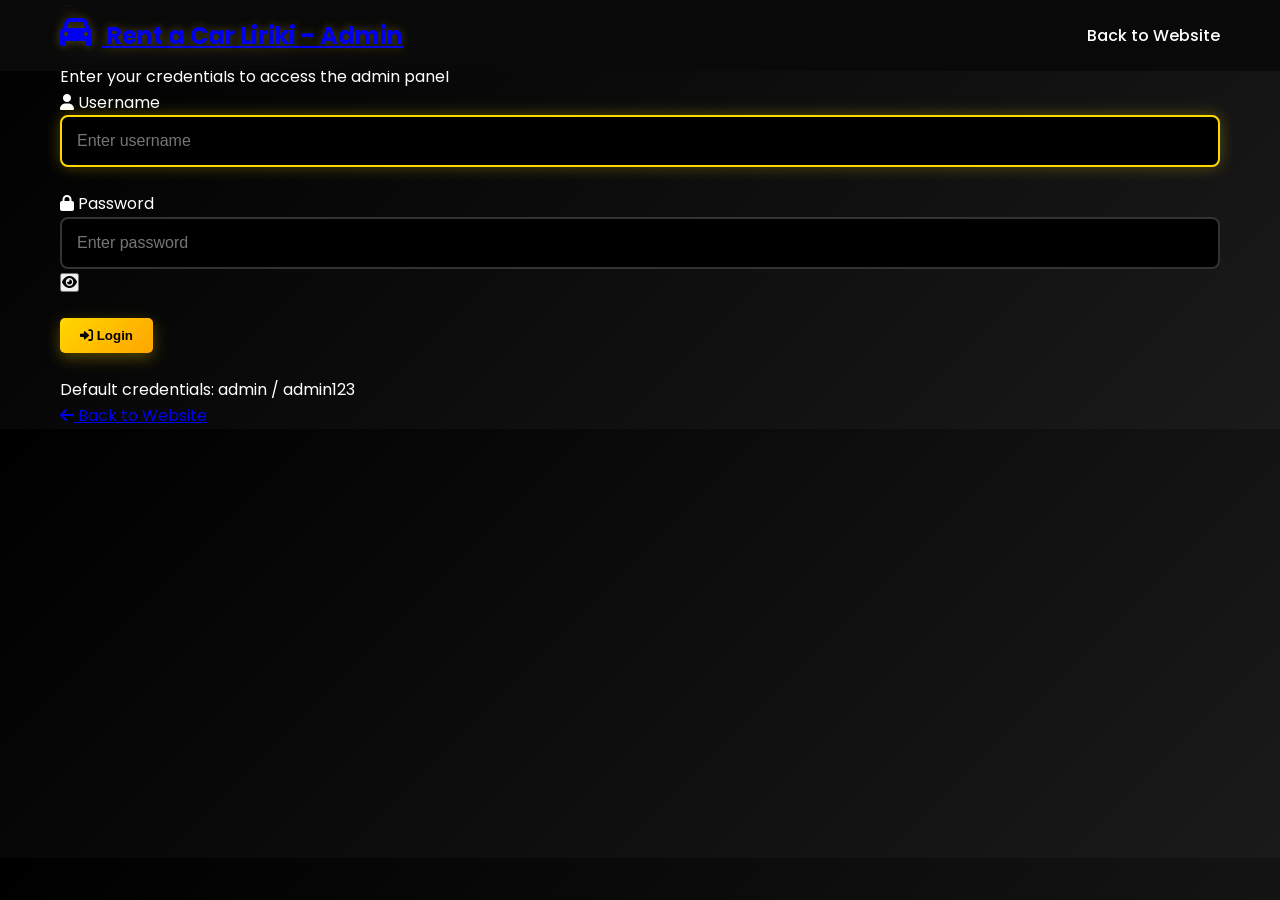
<file: pages/admin/admin-login.html>
<!DOCTYPE html>
<html lang="en">
<head>
    <meta charset="UTF-8">
    <meta name="viewport" content="width=device-width, initial-scale=1.0">
    <title>Admin Login - Rent a Car Liriki</title>
    <link rel="stylesheet" href="../../assets/css/main.css">
    <link rel="stylesheet" href="https://cdnjs.cloudflare.com/ajax/libs/font-awesome/6.0.0/css/all.min.css">
    <link href="https://fonts.googleapis.com/css2?family=Poppins:wght@300;400;500;600;700&display=swap" rel="stylesheet">
</head>
<body>
    <!-- Navigation -->
    <nav class="navbar">
        <div class="nav-container">
            <div class="nav-logo">
                <a href="../../index.html">
                    <i class="fas fa-car"></i>
                    <span>Rent a Car Liriki - Admin</span>
                </a>
            </div>
            <ul class="nav-menu">
                <li class="nav-item">
                    <a href="../../index.html" class="nav-link">Back to Website</a>
                </li>
            </ul>
        </div>
    </nav>

    <!-- Admin Login Section -->
    <section class="admin-login-section">
        <div class="container">
            <div class="login-container">
                <div class="login-header">
                    <div class="login-logo">
                        <i class="fas fa-car"></i>
                        <h1>Admin Dashboard</h1>
                    </div>
                    <p>Enter your credentials to access the admin panel</p>
                </div>

                <form id="adminLoginForm" class="login-form">
                    <div class="form-group">
                        <label for="adminUsername">
                            <i class="fas fa-user"></i>
                            Username
                        </label>
                        <input 
                            type="text" 
                            id="adminUsername" 
                            name="username" 
                            required 
                            placeholder="Enter username"
                        >
                    </div>

                    <div class="form-group">
                        <label for="adminPassword">
                            <i class="fas fa-lock"></i>
                            Password
                        </label>
                        <div class="password-input">
                            <input 
                                type="password" 
                                id="adminPassword" 
                                name="password" 
                                required 
                                placeholder="Enter password"
                            >
                            <button type="button" class="password-toggle" onclick="togglePassword()">
                                <i class="fas fa-eye"></i>
                            </button>
                        </div>
                    </div>

                    <div class="form-group">
                        <button type="submit" class="login-btn">
                            <i class="fas fa-sign-in-alt"></i>
                            Login
                        </button>
                    </div>
                </form>

                <div class="login-footer">
                    <p>Default credentials: admin / admin123</p>
                    <a href="../../index.html" class="back-link">
                        <i class="fas fa-arrow-left"></i>
                        Back to Website
                    </a>
                </div>
            </div>
        </div>
    </section>

    <!-- Notification Container -->
    <div id="notificationContainer" class="notification-container"></div>

    <script src="../../assets/js/admin/admin-login.js" defer></script>
</body>
</html>
</file>
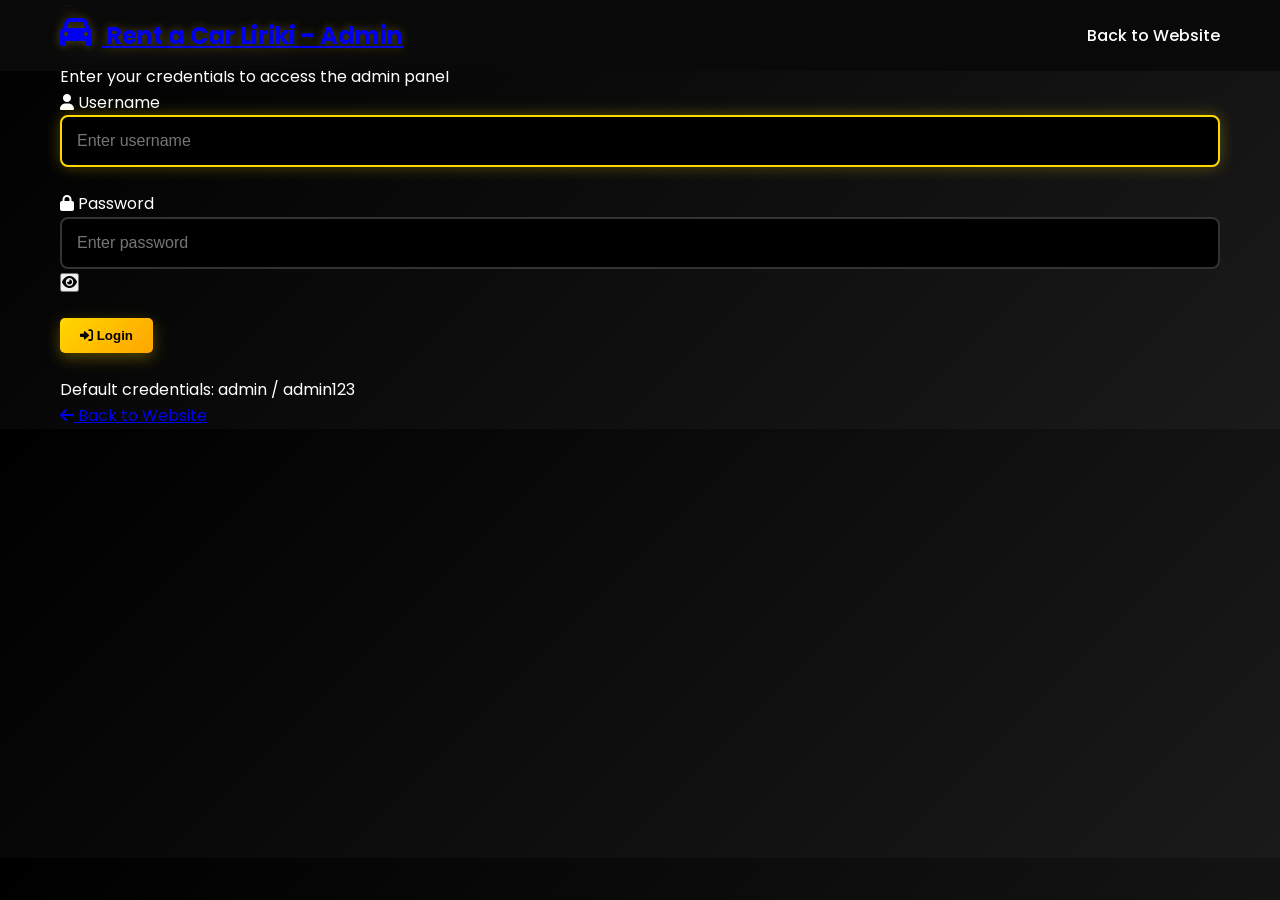
<file: pages/admin/admin.html>
<!DOCTYPE html>
<html lang="en">
<head>
    <meta charset="UTF-8">
    <meta name="viewport" content="width=device-width, initial-scale=1.0">
    <title>Admin Dashboard - Rent a Car Liriki</title>
    <link rel="stylesheet" href="../../assets/css/main.css">
    <link rel="stylesheet" href="https://cdnjs.cloudflare.com/ajax/libs/font-awesome/6.0.0/css/all.min.css">
    <link href="https://fonts.googleapis.com/css2?family=Poppins:wght@300;400;500;600;700&display=swap" rel="stylesheet">
</head>
<body>
    <!-- Navigation -->
    <nav class="navbar">
        <div class="nav-container">
            <div class="nav-logo">
                <a href="../../index.html">
                    <i class="fas fa-car"></i>
                    <span>Rent a Car Liriki - Admin</span>
                </a>
            </div>
            <ul class="nav-menu">
                <li class="nav-item">
                    <a href="../../index.html" class="nav-link">Back to Website</a>
                </li>
                <!-- Logout button will be added here by JavaScript -->
                <li class="nav-item">
                    <a href="#users" class="nav-link">Users</a>
                </li>
                <li class="nav-item">
                    <a href="#bookings" class="nav-link">Bookings</a>
                </li>
                <li class="nav-item">
                    <a href="#stats" class="nav-link">Statistics</a>
                </li>
            </ul>
        </div>
    </nav>

    <!-- Admin Dashboard -->
    <section class="admin-section">
        <div class="container">
            <div class="admin-header">
                <h1>Admin Dashboard</h1>
                <p>Manage users, bookings, and view statistics</p>
            </div>

            <!-- Statistics Cards -->
            <div class="stats-cards" id="stats">
                <div class="stat-card">
                    <div class="stat-icon">
                        <i class="fas fa-users"></i>
                    </div>
                    <div class="stat-info">
                        <h3 id="totalUsers">0</h3>
                        <p>Total Users</p>
                    </div>
                </div>
                <div class="stat-card">
                    <div class="stat-icon">
                        <i class="fas fa-calendar-check"></i>
                    </div>
                    <div class="stat-info">
                        <h3 id="totalBookings">0</h3>
                        <p>Total Bookings</p>
                    </div>
                </div>
                <div class="stat-card">
                    <div class="stat-icon">
                        <i class="fas fa-car"></i>
                    </div>
                    <div class="stat-info">
                        <h3 id="activeBookings">0</h3>
                        <p>Active Bookings</p>
                    </div>
                </div>
                <div class="stat-card">
                    <div class="stat-icon">
                        <i class="fas fa-chart-line"></i>
                    </div>
                    <div class="stat-info">
                        <h3 id="revenue">€0</h3>
                        <p>Total Revenue</p>
                    </div>
                </div>
            </div>

            <!-- Users Section -->
            <div class="admin-section-content" id="users">
                <div class="section-header">
                    <h2>All Users</h2>
                    <div class="search-box">
                        <input type="text" id="userSearch" placeholder="Search users...">
                        <i class="fas fa-search"></i>
                    </div>
                </div>
                <div class="users-table-container">
                    <table class="users-table">
                        <thead>
                            <tr>
                                <th>Profile</th>
                                <th>Name</th>
                                <th>Email</th>
                                <th>Phone</th>
                                <th>Address</th>
                                <th>License</th>
                                <th>Joined</th>
                                <th>Bookings</th>
                                <th>Actions</th>
                            </tr>
                        </thead>
                        <tbody id="usersTableBody">
                            <!-- Users will be populated here -->
                        </tbody>
                    </table>
                </div>
            </div>

            <!-- Bookings Section -->
            <div class="admin-section-content" id="bookings">
                <div class="section-header">
                    <h2>All Bookings</h2>
                    <div class="search-box">
                        <input type="text" id="bookingSearch" placeholder="Search bookings...">
                        <i class="fas fa-search"></i>
                    </div>
                </div>
                <div class="bookings-table-container">
                    <table class="bookings-table">
                        <thead>
                            <tr>
                                <th>Customer</th>
                                <th>Car</th>
                                <th>Pickup Date</th>
                                <th>Return Date</th>
                                <th>Location</th>
                                <th>Status</th>
                                <th>Total Price</th>
                                <th>Created</th>
                                <th>Actions</th>
                            </tr>
                        </thead>
                        <tbody id="bookingsTableBody">
                            <!-- Bookings will be populated here -->
                        </tbody>
                    </table>
                </div>
            </div>
        </div>
    </section>

    <!-- User Detail Modal -->
    <div id="userDetailModal" class="modal">
        <div class="modal-content">
            <span class="close" onclick="closeModal('userDetailModal')">&times;</span>
            <div class="modal-header">
                <h2>User Details</h2>
                <p>Complete user information</p>
            </div>
            <div class="user-detail-content" id="userDetailContent">
                <!-- User details will be populated here -->
            </div>
        </div>
    </div>

    <!-- Booking Detail Modal -->
    <div id="bookingDetailModal" class="modal">
        <div class="modal-content">
            <span class="close" onclick="closeModal('bookingDetailModal')">&times;</span>
            <div class="modal-header">
                <h2>Booking Details</h2>
                <p>Complete booking information</p>
            </div>
            <div class="booking-detail-content" id="bookingDetailContent">
                <!-- Booking details will be populated here -->
            </div>
        </div>
    </div>

    <script src="../../assets/js/admin/admin.js" defer></script>
</body>
</html>
</file>
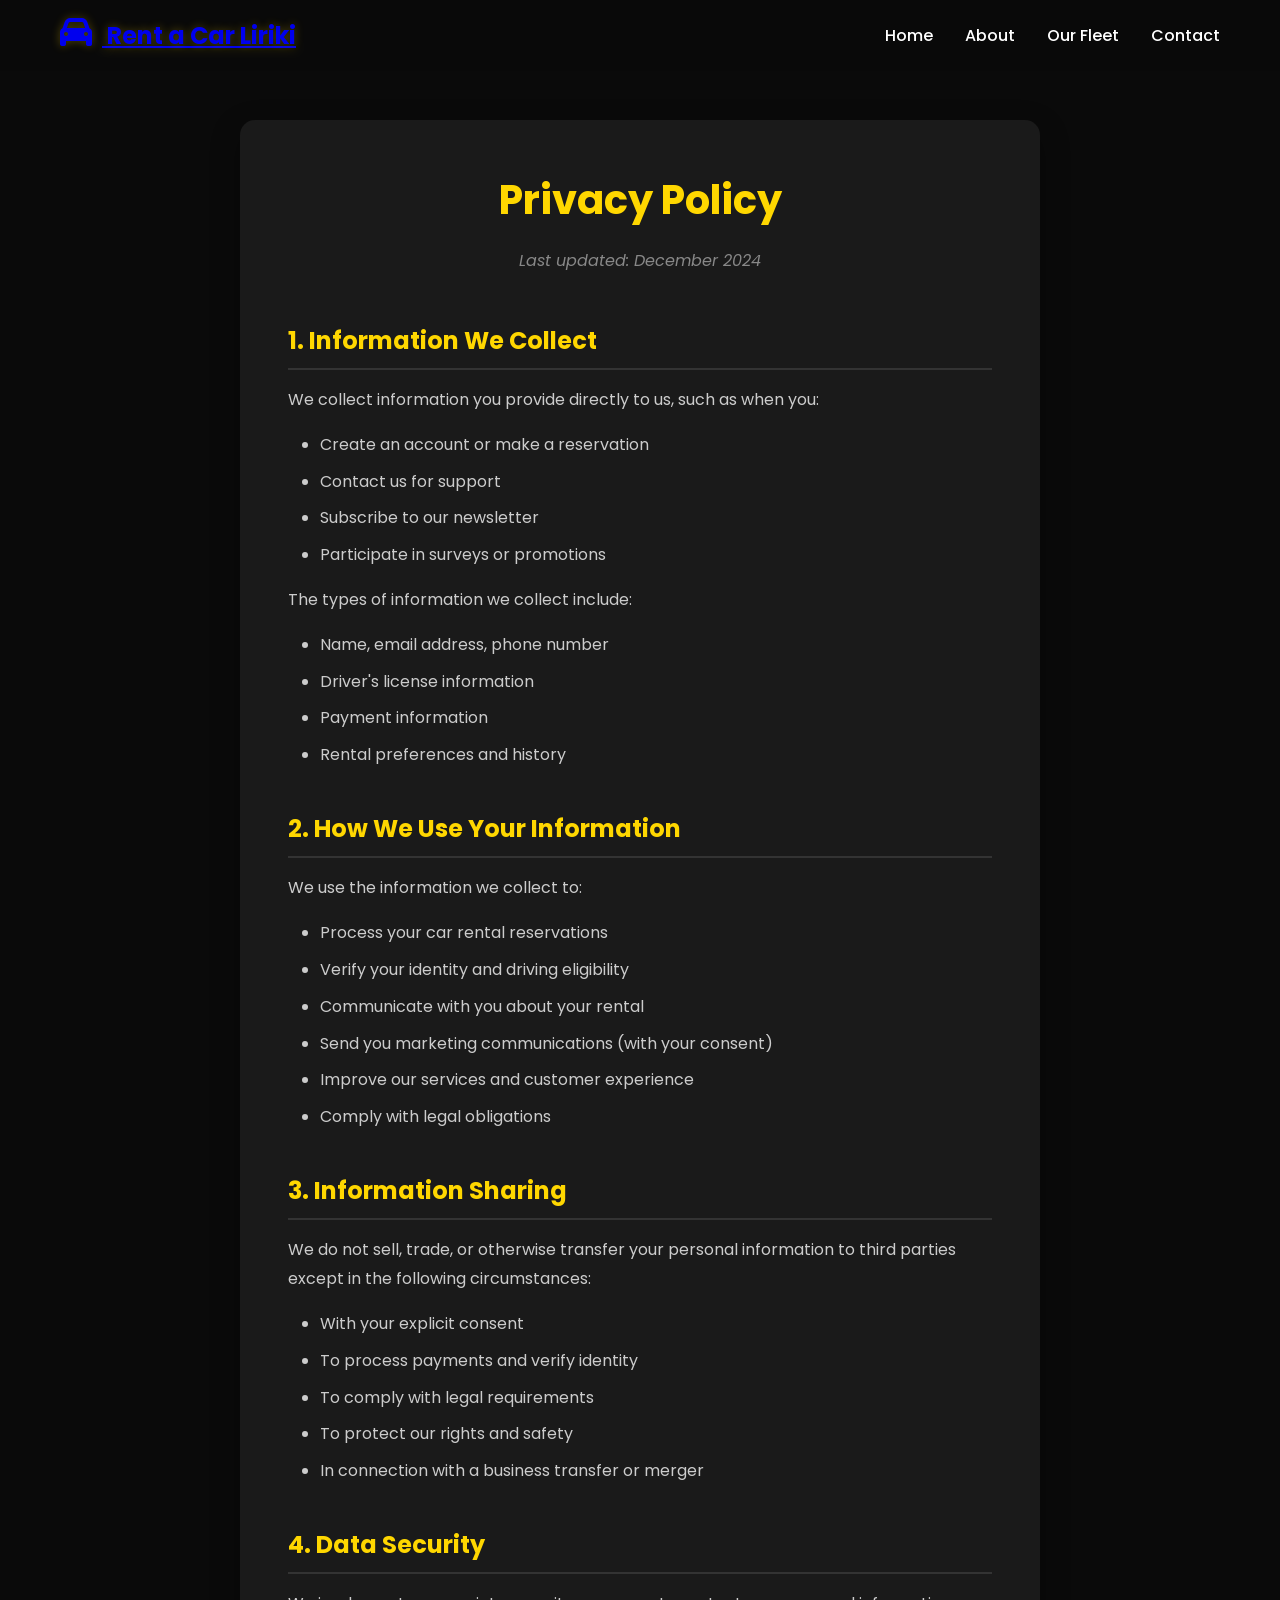
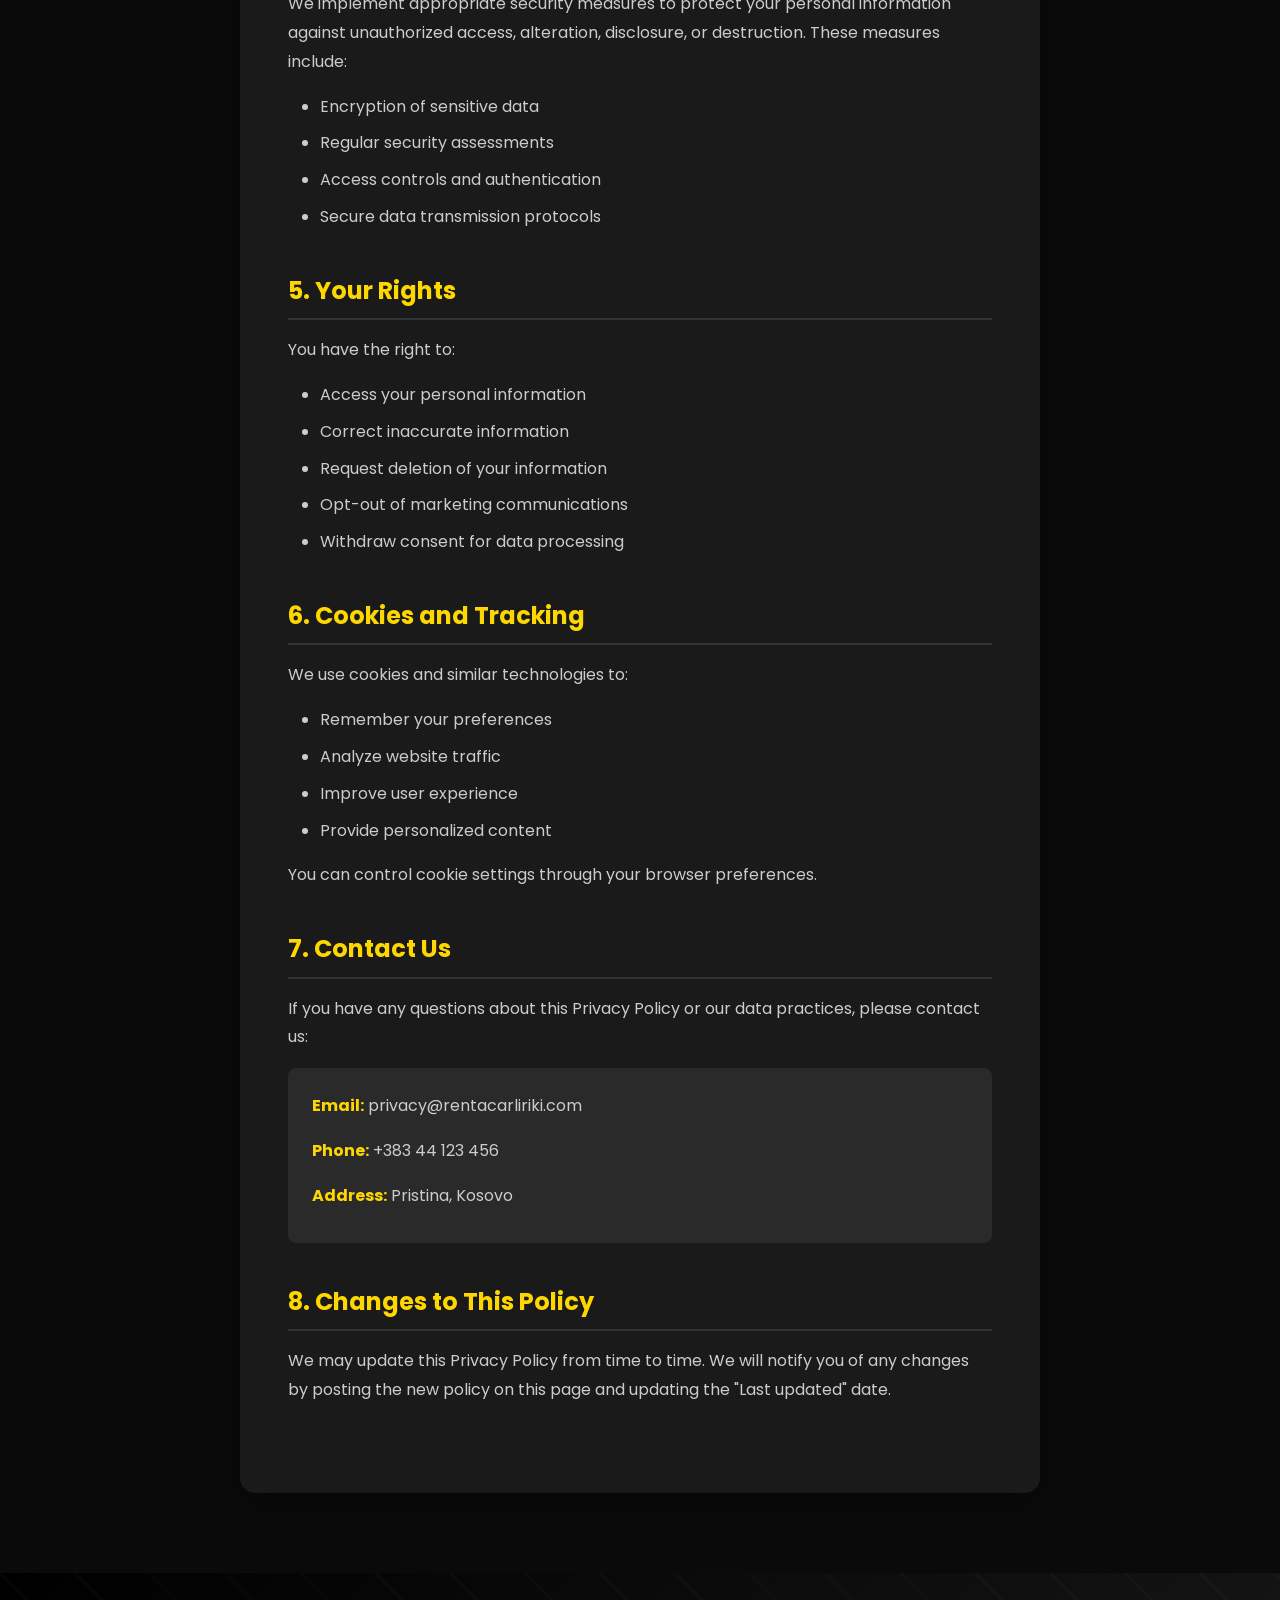
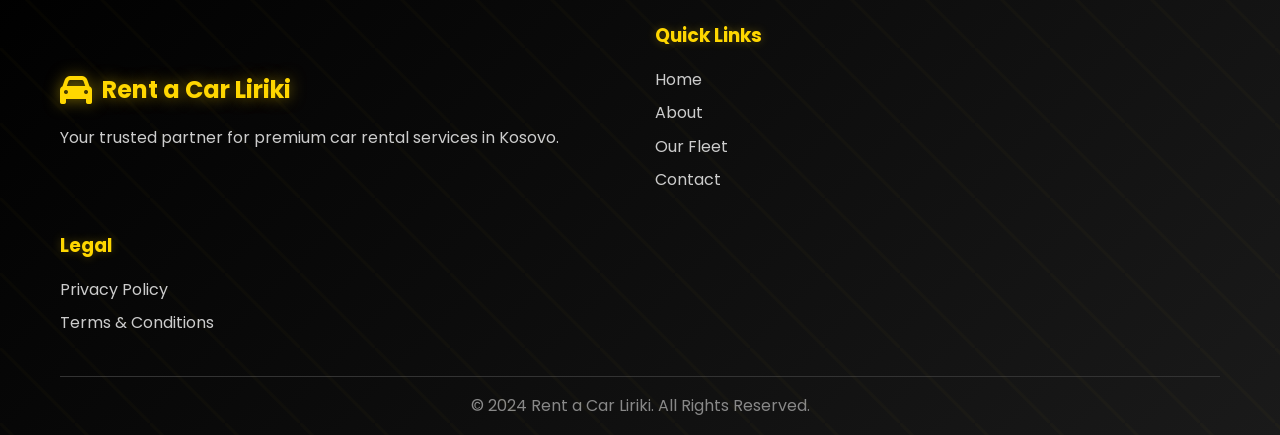
<file: pages/legal/privacy.html>
<!DOCTYPE html>
<html lang="en">
<head>
    <meta charset="UTF-8">
    <meta name="viewport" content="width=device-width, initial-scale=1.0">
    <title>Privacy Policy - Rent a Car Liriki</title>
    <link rel="stylesheet" href="../../assets/css/main.css">
    <link rel="stylesheet" href="https://cdnjs.cloudflare.com/ajax/libs/font-awesome/6.0.0/css/all.min.css">
    <link href="https://fonts.googleapis.com/css2?family=Poppins:wght@300;400;500;600;700&display=swap" rel="stylesheet">
</head>
<body>
    <!-- Navigation -->
    <nav class="navbar">
        <div class="nav-container">
            <div class="nav-logo">
                <a href="../../index.html">
                    <i class="fas fa-car"></i>
                    <span>Rent a Car Liriki</span>
                </a>
            </div>
            <ul class="nav-menu">
                <li class="nav-item">
                    <a href="../../index.html" class="nav-link">Home</a>
                </li>
                <li class="nav-item">
                    <a href="../../index.html#about" class="nav-link">About</a>
                </li>
                <li class="nav-item">
                    <a href="../../index.html#fleet" class="nav-link">Our Fleet</a>
                </li>
                <li class="nav-item">
                    <a href="../../index.html#contact" class="nav-link">Contact</a>
                </li>
            </ul>
            <div class="hamburger">
                <span class="bar"></span>
                <span class="bar"></span>
                <span class="bar"></span>
            </div>
        </div>
    </nav>

    <!-- Privacy Policy Content -->
    <section class="privacy-section">
        <div class="container">
            <div class="privacy-content">
                <h1>Privacy Policy</h1>
                <p class="last-updated">Last updated: December 2024</p>
                
                <div class="policy-section">
                    <h2>1. Information We Collect</h2>
                    <p>We collect information you provide directly to us, such as when you:</p>
                    <ul>
                        <li>Create an account or make a reservation</li>
                        <li>Contact us for support</li>
                        <li>Subscribe to our newsletter</li>
                        <li>Participate in surveys or promotions</li>
                    </ul>
                    <p>The types of information we collect include:</p>
                    <ul>
                        <li>Name, email address, phone number</li>
                        <li>Driver's license information</li>
                        <li>Payment information</li>
                        <li>Rental preferences and history</li>
                    </ul>
                </div>

                <div class="policy-section">
                    <h2>2. How We Use Your Information</h2>
                    <p>We use the information we collect to:</p>
                    <ul>
                        <li>Process your car rental reservations</li>
                        <li>Verify your identity and driving eligibility</li>
                        <li>Communicate with you about your rental</li>
                        <li>Send you marketing communications (with your consent)</li>
                        <li>Improve our services and customer experience</li>
                        <li>Comply with legal obligations</li>
                    </ul>
                </div>

                <div class="policy-section">
                    <h2>3. Information Sharing</h2>
                    <p>We do not sell, trade, or otherwise transfer your personal information to third parties except in the following circumstances:</p>
                    <ul>
                        <li>With your explicit consent</li>
                        <li>To process payments and verify identity</li>
                        <li>To comply with legal requirements</li>
                        <li>To protect our rights and safety</li>
                        <li>In connection with a business transfer or merger</li>
                    </ul>
                </div>

                <div class="policy-section">
                    <h2>4. Data Security</h2>
                    <p>We implement appropriate security measures to protect your personal information against unauthorized access, alteration, disclosure, or destruction. These measures include:</p>
                    <ul>
                        <li>Encryption of sensitive data</li>
                        <li>Regular security assessments</li>
                        <li>Access controls and authentication</li>
                        <li>Secure data transmission protocols</li>
                    </ul>
                </div>

                <div class="policy-section">
                    <h2>5. Your Rights</h2>
                    <p>You have the right to:</p>
                    <ul>
                        <li>Access your personal information</li>
                        <li>Correct inaccurate information</li>
                        <li>Request deletion of your information</li>
                        <li>Opt-out of marketing communications</li>
                        <li>Withdraw consent for data processing</li>
                    </ul>
                </div>

                <div class="policy-section">
                    <h2>6. Cookies and Tracking</h2>
                    <p>We use cookies and similar technologies to:</p>
                    <ul>
                        <li>Remember your preferences</li>
                        <li>Analyze website traffic</li>
                        <li>Improve user experience</li>
                        <li>Provide personalized content</li>
                    </ul>
                    <p>You can control cookie settings through your browser preferences.</p>
                </div>

                <div class="policy-section">
                    <h2>7. Contact Us</h2>
                    <p>If you have any questions about this Privacy Policy or our data practices, please contact us:</p>
                    <div class="contact-info">
                        <p><strong>Email:</strong> privacy@rentacarliriki.com</p>
                        <p><strong>Phone:</strong> +383 44 123 456</p>
                        <p><strong>Address:</strong> Pristina, Kosovo</p>
                    </div>
                </div>

                <div class="policy-section">
                    <h2>8. Changes to This Policy</h2>
                    <p>We may update this Privacy Policy from time to time. We will notify you of any changes by posting the new policy on this page and updating the "Last updated" date.</p>
                </div>
            </div>
        </div>
    </section>

    <!-- Footer -->
    <footer class="footer">
        <div class="container">
            <div class="footer-content">
                <div class="footer-section">
                    <div class="footer-logo">
                        <i class="fas fa-car"></i>
                        <span>Rent a Car Liriki</span>
                    </div>
                    <p>Your trusted partner for premium car rental services in Kosovo.</p>
                </div>
                <div class="footer-section">
                    <h3>Quick Links</h3>
                    <ul>
                        <li><a href="../../index.html">Home</a></li>
                        <li><a href="../../index.html#about">About</a></li>
                        <li><a href="../../index.html#fleet">Our Fleet</a></li>
                        <li><a href="../../index.html#contact">Contact</a></li>
                    </ul>
                </div>
                <div class="footer-section">
                    <h3>Legal</h3>
                    <ul>
                        <li><a href="privacy.html">Privacy Policy</a></li>
                        <li><a href="terms.html">Terms & Conditions</a></li>
                    </ul>
                </div>
            </div>
            <div class="footer-bottom">
                <p>&copy; 2024 Rent a Car Liriki. All Rights Reserved.</p>
            </div>
        </div>
    </footer>

    <script src="../../assets/js/main.js"></script>
</body>
</html>
</file>
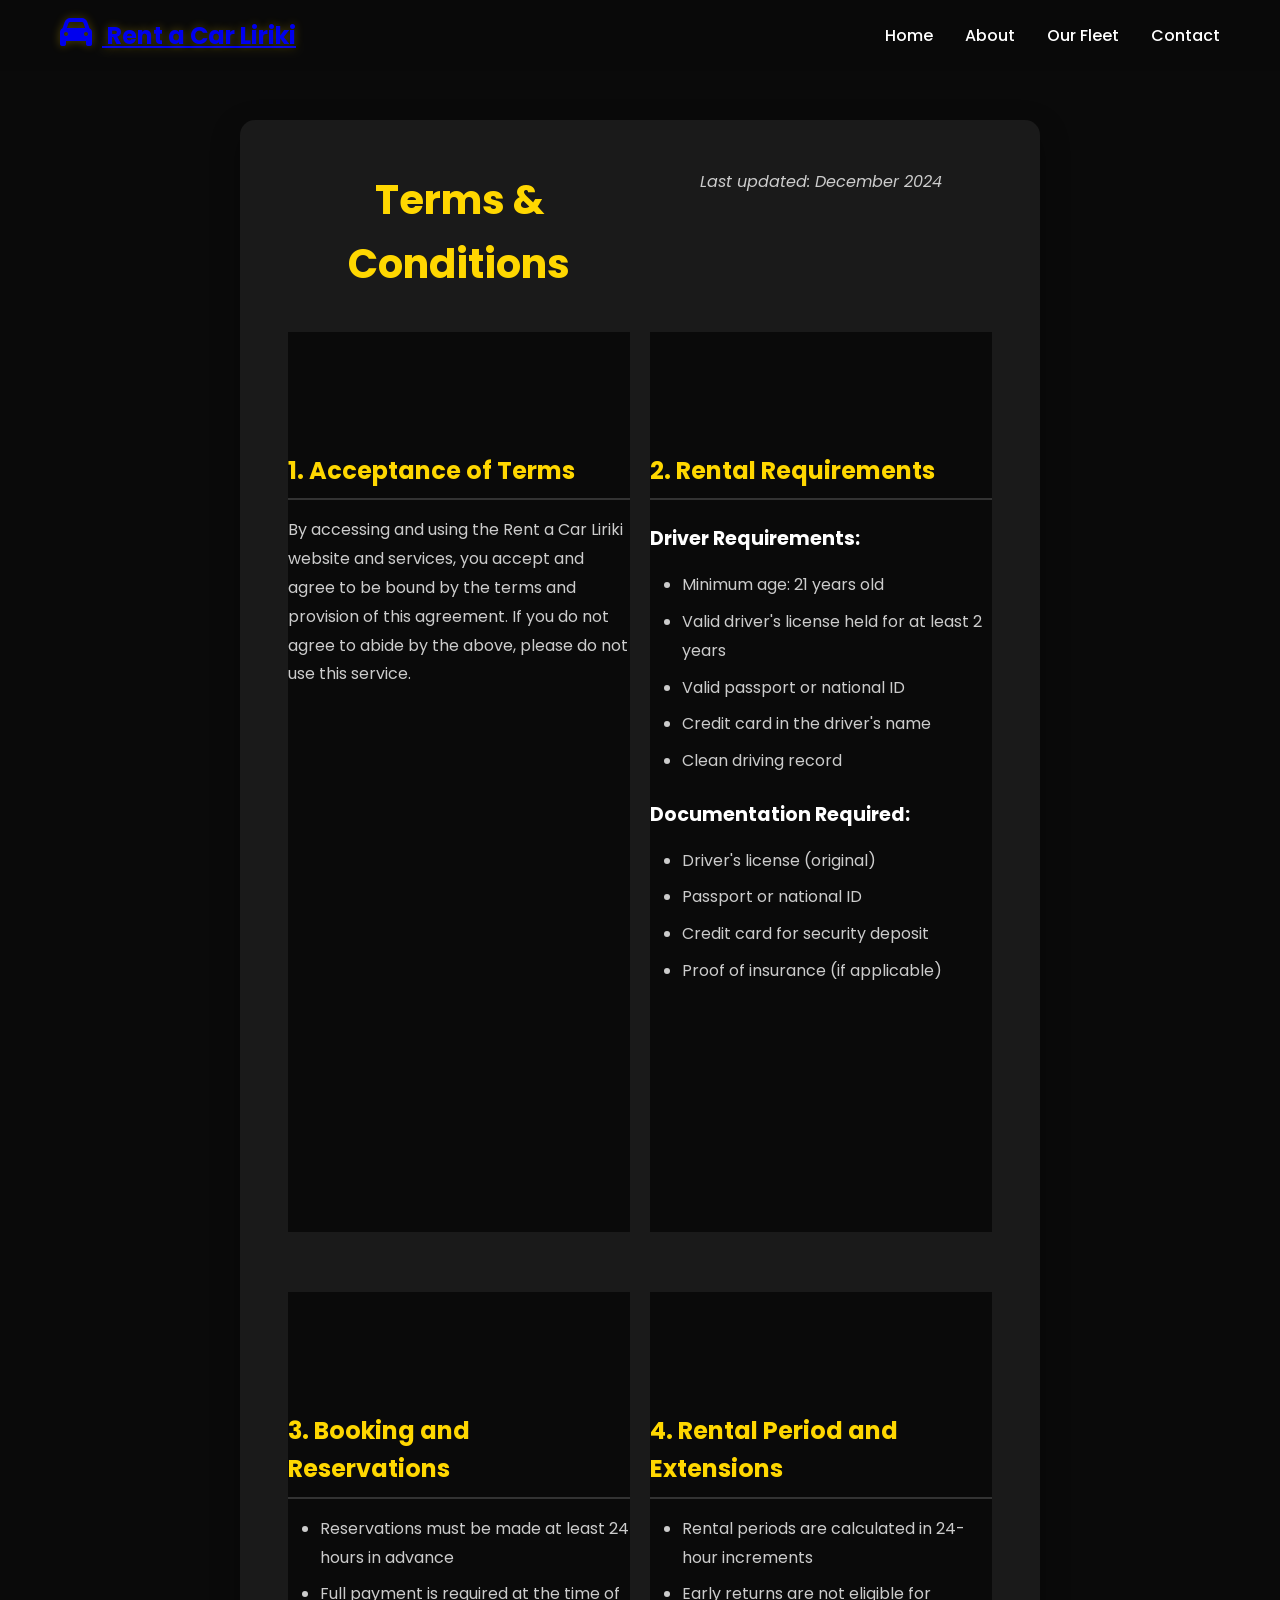
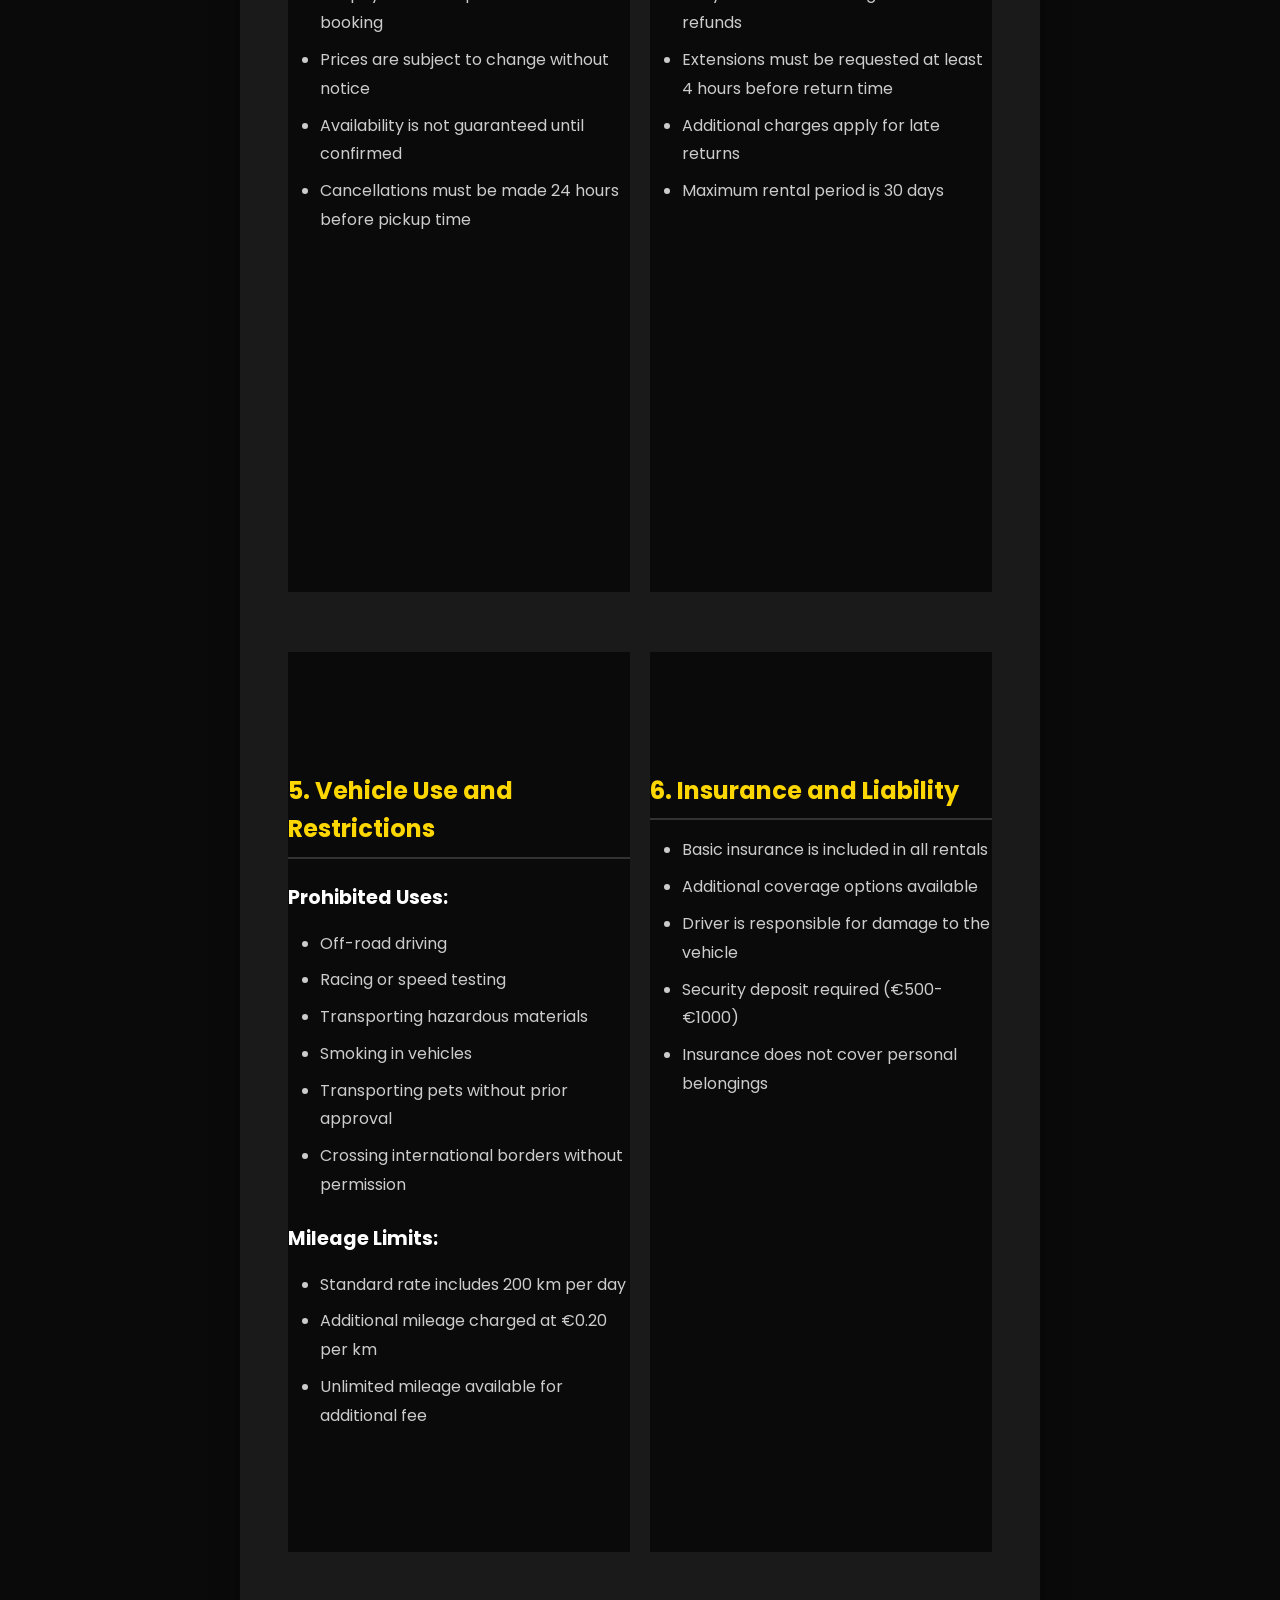
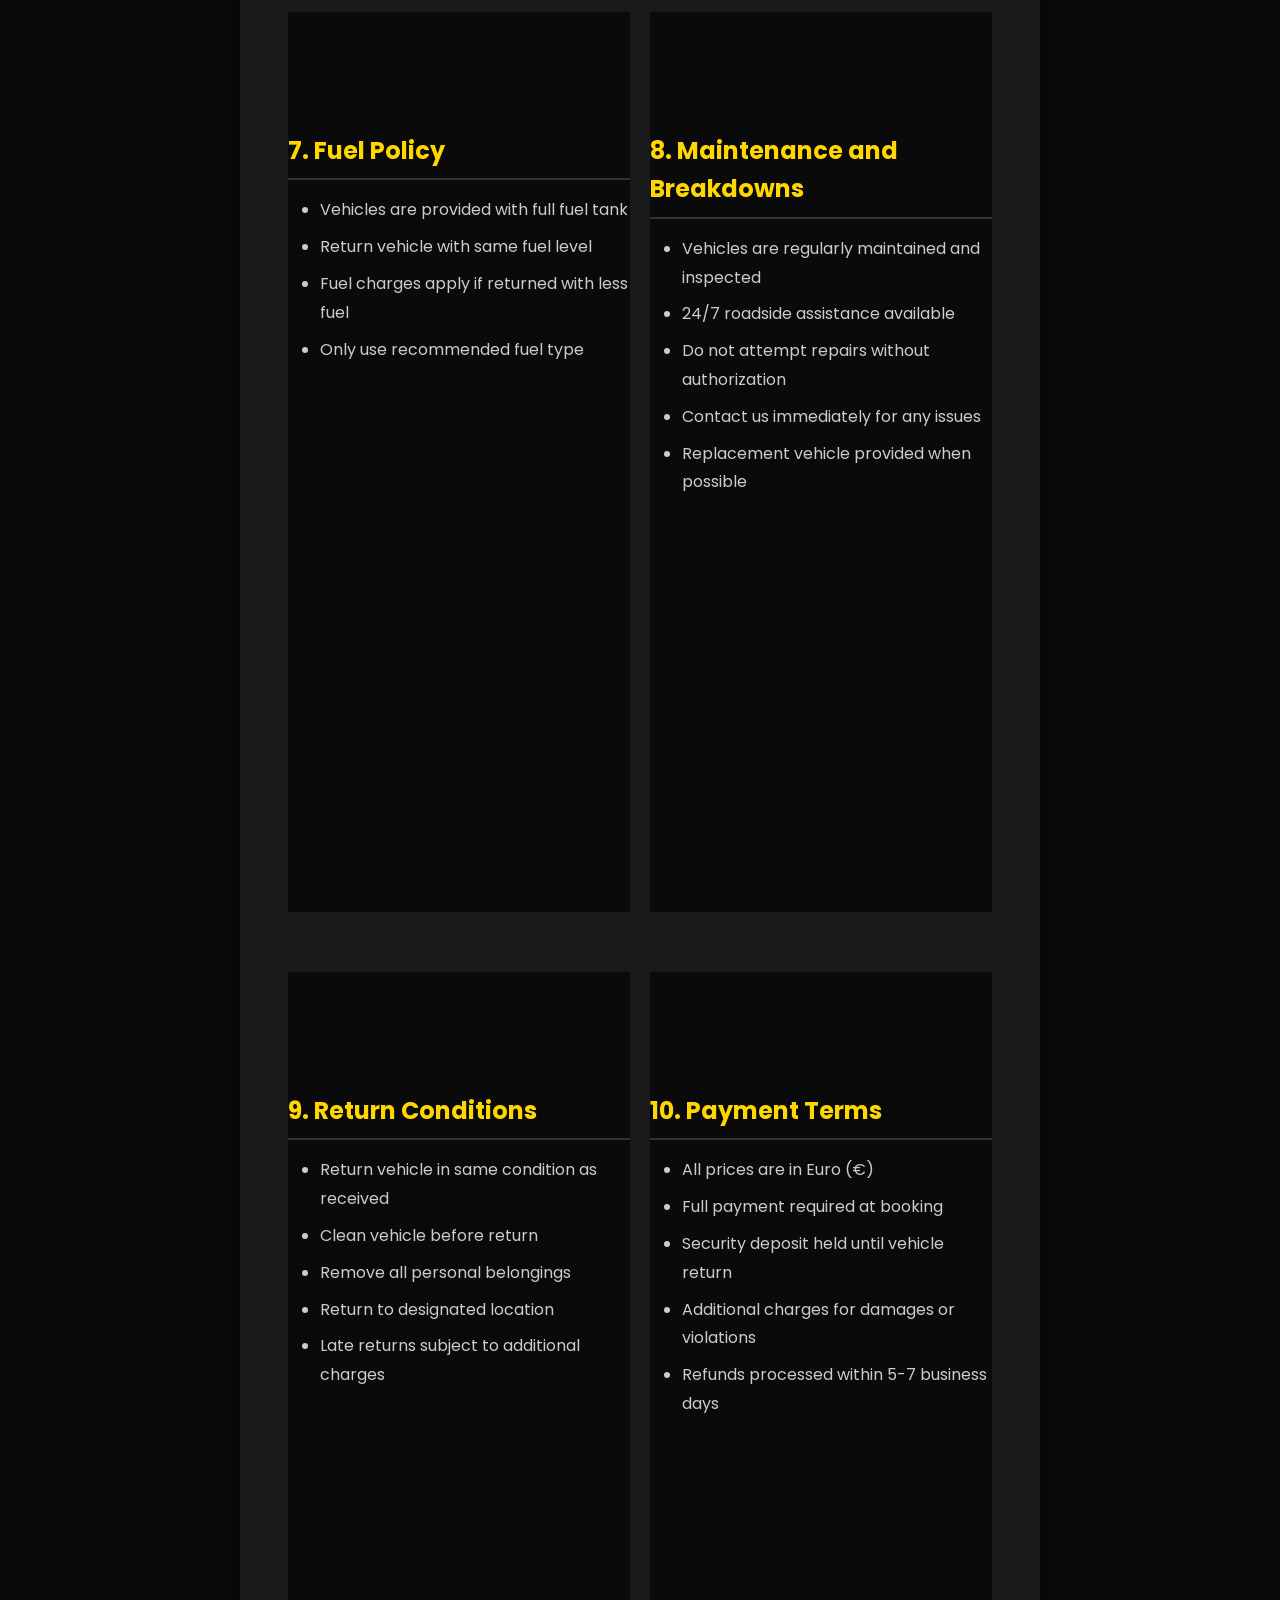
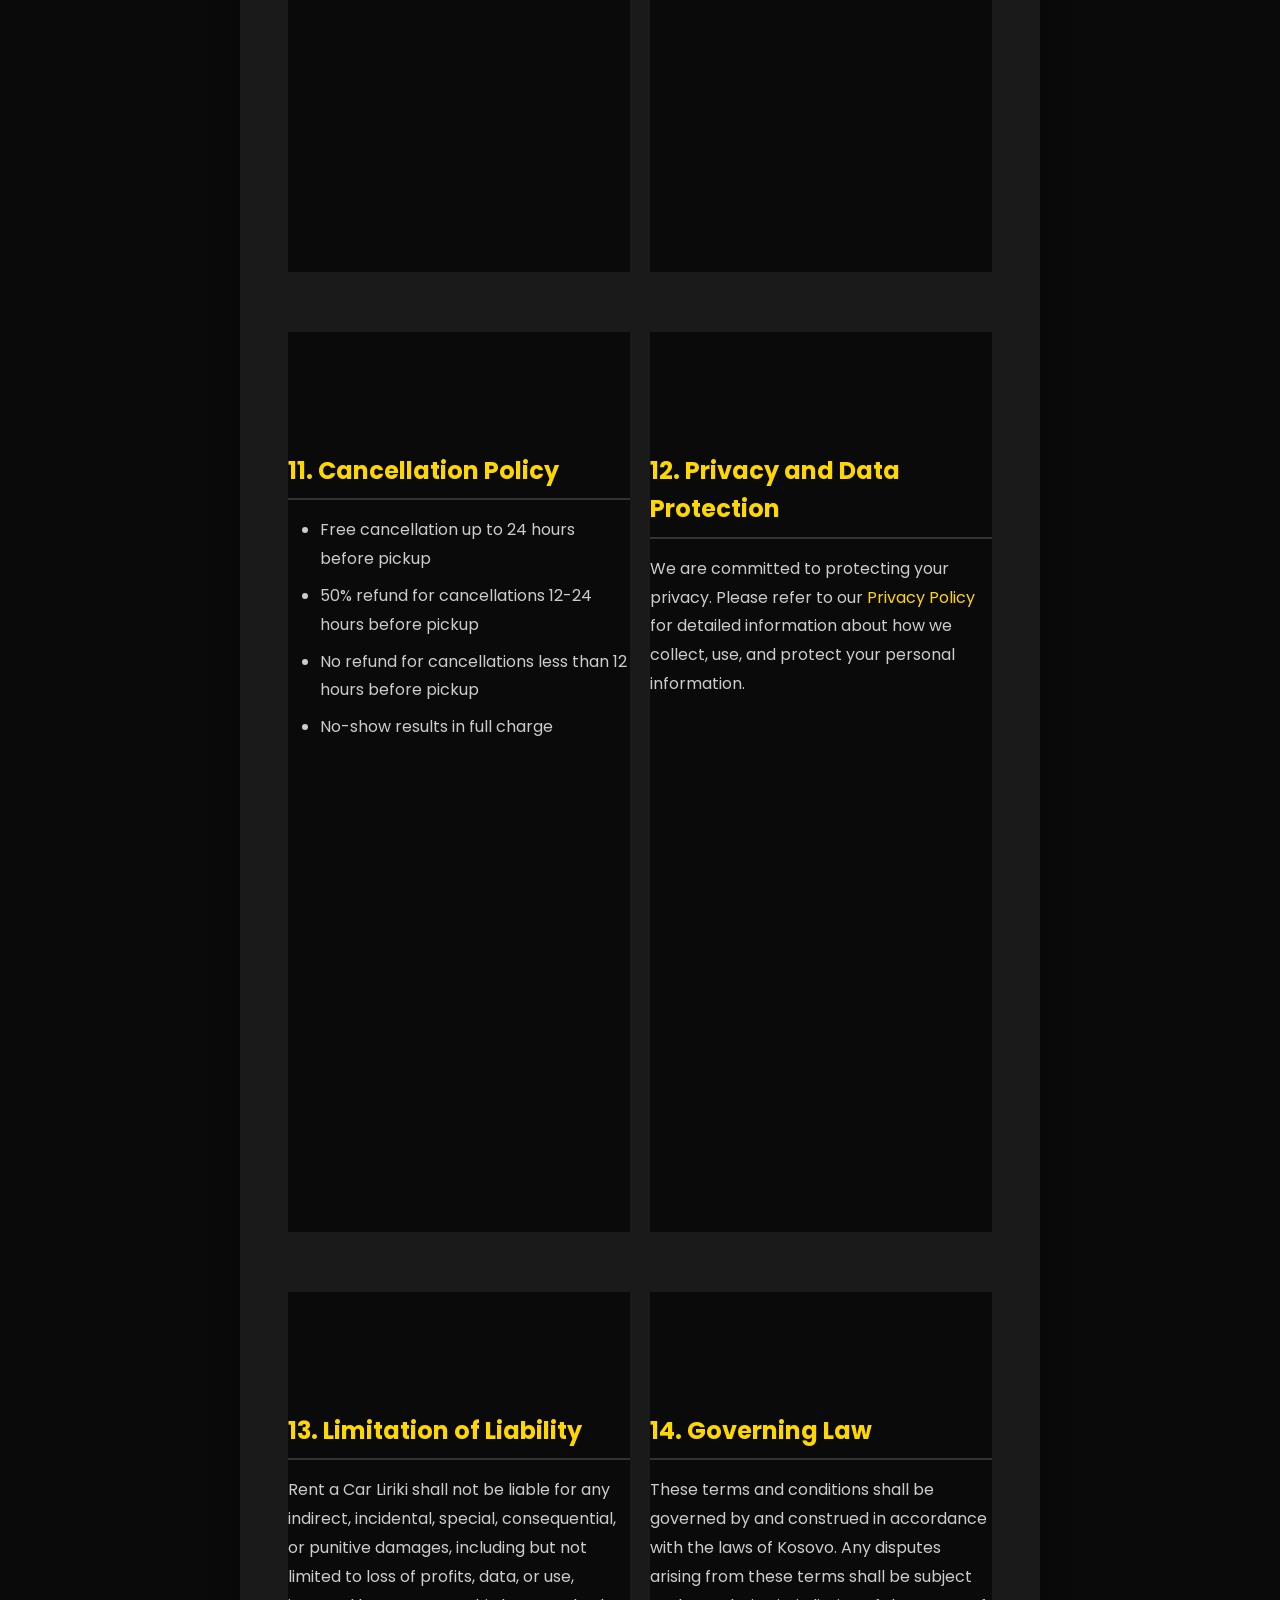
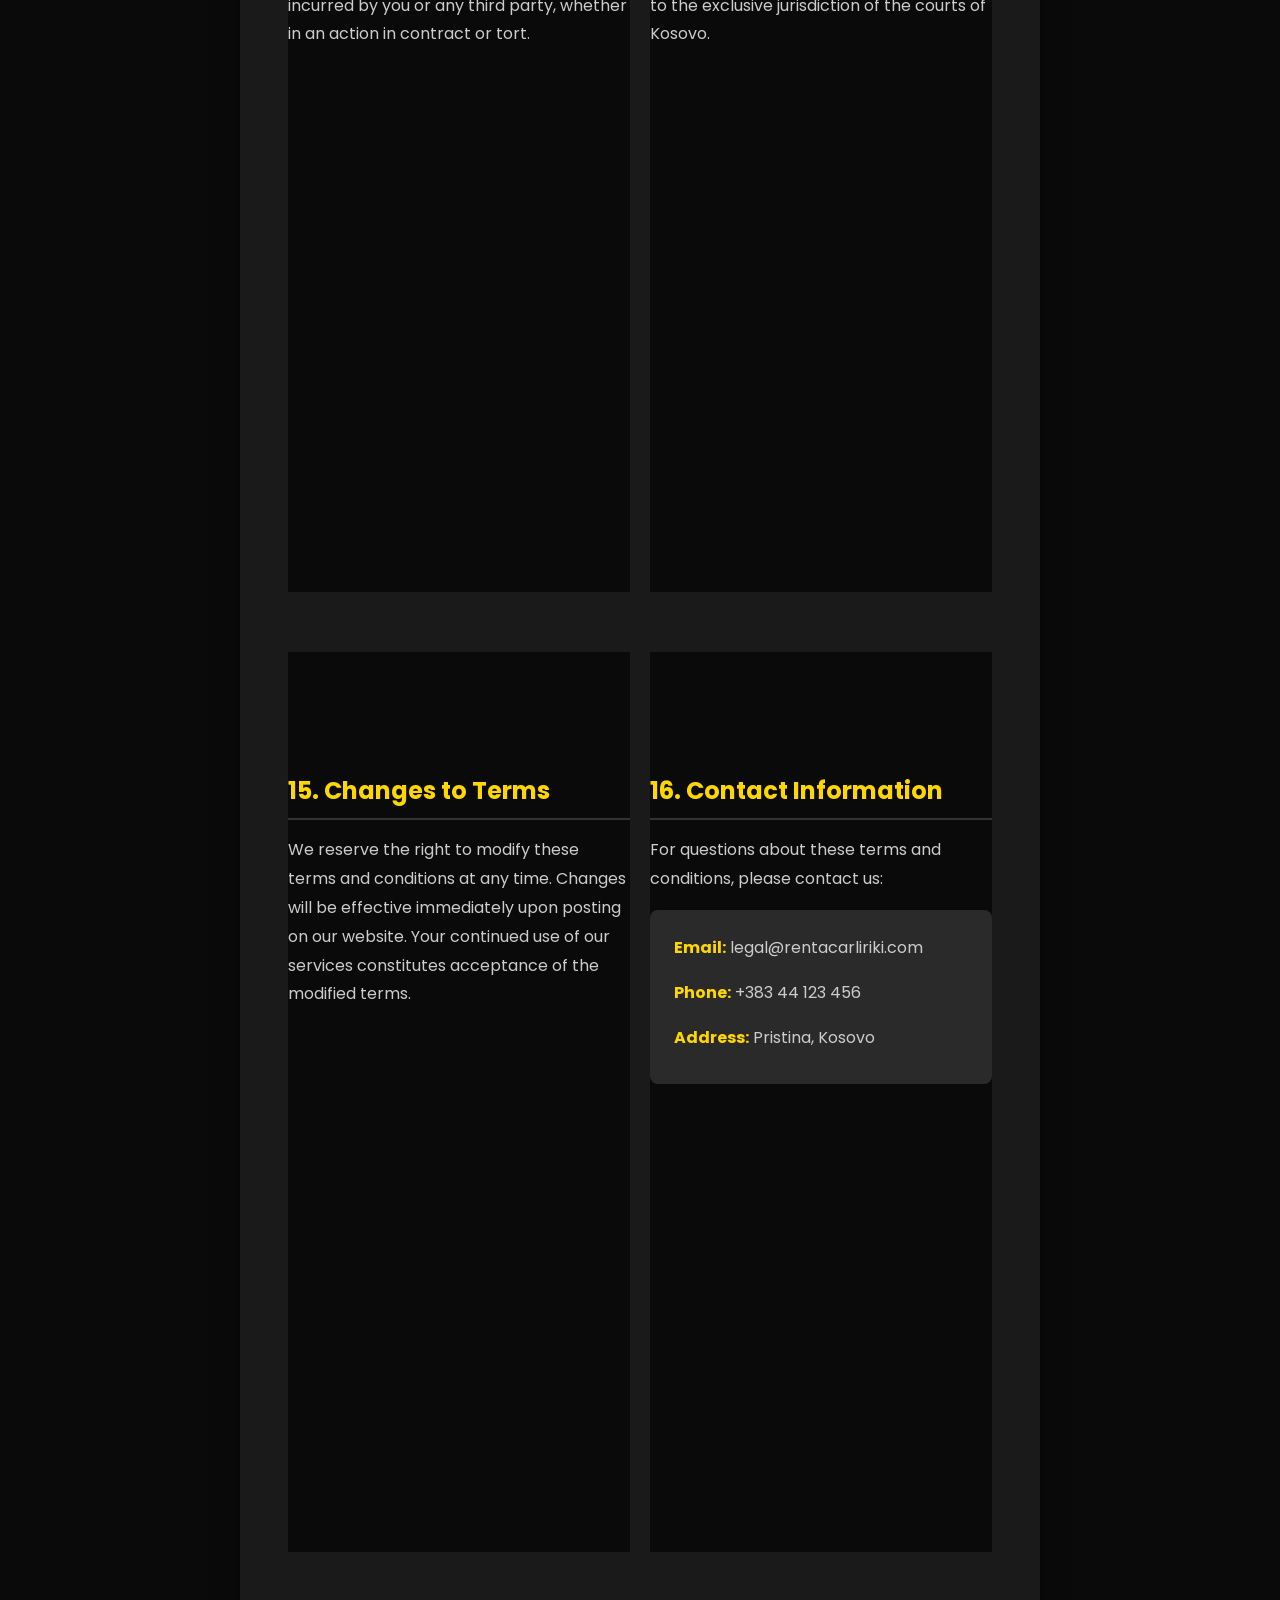
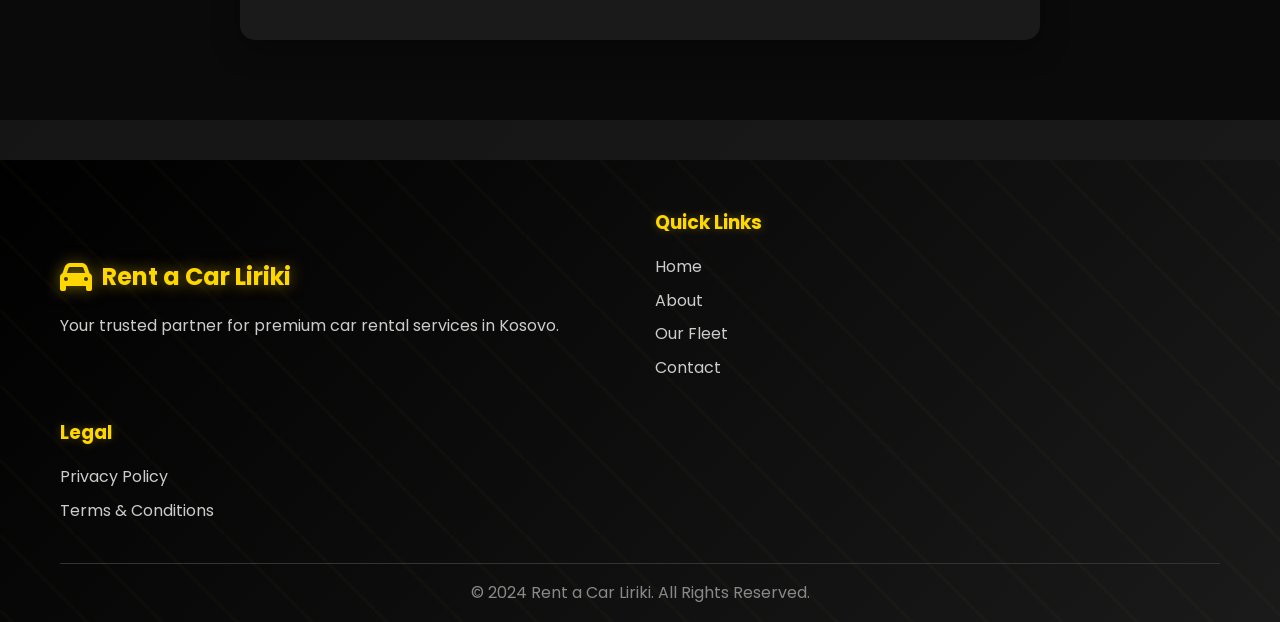
<file: pages/legal/terms.html>
<!DOCTYPE html>
<html lang="en">
<head>
    <meta charset="UTF-8">
    <meta name="viewport" content="width=device-width, initial-scale=1.0">
    <title>Terms & Conditions - Rent a Car Liriki</title>
    <link rel="stylesheet" href="../../assets/css/main.css">
    <link rel="stylesheet" href="https://cdnjs.cloudflare.com/ajax/libs/font-awesome/6.0.0/css/all.min.css">
    <link href="https://fonts.googleapis.com/css2?family=Poppins:wght@300;400;500;600;700&display=swap" rel="stylesheet">
</head>
<body>
    <!-- Navigation -->
    <nav class="navbar">
        <div class="nav-container">
            <div class="nav-logo">
                <a href="../../index.html">
                    <i class="fas fa-car"></i>
                    <span>Rent a Car Liriki</span>
                </a>
            </div>
            <ul class="nav-menu">
                <li class="nav-item">
                    <a href="../../index.html" class="nav-link">Home</a>
                </li>
                <li class="nav-item">
                    <a href="../../index.html#about" class="nav-link">About</a>
                </li>
                <li class="nav-item">
                    <a href="../../index.html#fleet" class="nav-link">Our Fleet</a>
                </li>
                <li class="nav-item">
                    <a href="../../index.html#contact" class="nav-link">Contact</a>
                </li>
            </ul>
            <div class="hamburger">
                <span class="bar"></span>
                <span class="bar"></span>
                <span class="bar"></span>
            </div>
        </div>
    </nav>

    <!-- Terms & Conditions Content -->
    <section class="terms-section">
        <div class="container">
            <div class="terms-content">
                <h1>Terms & Conditions</h1>
                <p class="last-updated">Last updated: December 2024</p>
                
                <div class="terms-section">
                    <h2>1. Acceptance of Terms</h2>
                    <p>By accessing and using the Rent a Car Liriki website and services, you accept and agree to be bound by the terms and provision of this agreement. If you do not agree to abide by the above, please do not use this service.</p>
                </div>

                <div class="terms-section">
                    <h2>2. Rental Requirements</h2>
                    <h3>Driver Requirements:</h3>
                    <ul>
                        <li>Minimum age: 21 years old</li>
                        <li>Valid driver's license held for at least 2 years</li>
                        <li>Valid passport or national ID</li>
                        <li>Credit card in the driver's name</li>
                        <li>Clean driving record</li>
                    </ul>
                    
                    <h3>Documentation Required:</h3>
                    <ul>
                        <li>Driver's license (original)</li>
                        <li>Passport or national ID</li>
                        <li>Credit card for security deposit</li>
                        <li>Proof of insurance (if applicable)</li>
                    </ul>
                </div>

                <div class="terms-section">
                    <h2>3. Booking and Reservations</h2>
                    <ul>
                        <li>Reservations must be made at least 24 hours in advance</li>
                        <li>Full payment is required at the time of booking</li>
                        <li>Prices are subject to change without notice</li>
                        <li>Availability is not guaranteed until confirmed</li>
                        <li>Cancellations must be made 24 hours before pickup time</li>
                    </ul>
                </div>

                <div class="terms-section">
                    <h2>4. Rental Period and Extensions</h2>
                    <ul>
                        <li>Rental periods are calculated in 24-hour increments</li>
                        <li>Early returns are not eligible for refunds</li>
                        <li>Extensions must be requested at least 4 hours before return time</li>
                        <li>Additional charges apply for late returns</li>
                        <li>Maximum rental period is 30 days</li>
                    </ul>
                </div>

                <div class="terms-section">
                    <h2>5. Vehicle Use and Restrictions</h2>
                    <h3>Prohibited Uses:</h3>
                    <ul>
                        <li>Off-road driving</li>
                        <li>Racing or speed testing</li>
                        <li>Transporting hazardous materials</li>
                        <li>Smoking in vehicles</li>
                        <li>Transporting pets without prior approval</li>
                        <li>Crossing international borders without permission</li>
                    </ul>
                    
                    <h3>Mileage Limits:</h3>
                    <ul>
                        <li>Standard rate includes 200 km per day</li>
                        <li>Additional mileage charged at €0.20 per km</li>
                        <li>Unlimited mileage available for additional fee</li>
                    </ul>
                </div>

                <div class="terms-section">
                    <h2>6. Insurance and Liability</h2>
                    <ul>
                        <li>Basic insurance is included in all rentals</li>
                        <li>Additional coverage options available</li>
                        <li>Driver is responsible for damage to the vehicle</li>
                        <li>Security deposit required (€500-€1000)</li>
                        <li>Insurance does not cover personal belongings</li>
                    </ul>
                </div>

                <div class="terms-section">
                    <h2>7. Fuel Policy</h2>
                    <ul>
                        <li>Vehicles are provided with full fuel tank</li>
                        <li>Return vehicle with same fuel level</li>
                        <li>Fuel charges apply if returned with less fuel</li>
                        <li>Only use recommended fuel type</li>
                    </ul>
                </div>

                <div class="terms-section">
                    <h2>8. Maintenance and Breakdowns</h2>
                    <ul>
                        <li>Vehicles are regularly maintained and inspected</li>
                        <li>24/7 roadside assistance available</li>
                        <li>Do not attempt repairs without authorization</li>
                        <li>Contact us immediately for any issues</li>
                        <li>Replacement vehicle provided when possible</li>
                    </ul>
                </div>

                <div class="terms-section">
                    <h2>9. Return Conditions</h2>
                    <ul>
                        <li>Return vehicle in same condition as received</li>
                        <li>Clean vehicle before return</li>
                        <li>Remove all personal belongings</li>
                        <li>Return to designated location</li>
                        <li>Late returns subject to additional charges</li>
                    </ul>
                </div>

                <div class="terms-section">
                    <h2>10. Payment Terms</h2>
                    <ul>
                        <li>All prices are in Euro (€)</li>
                        <li>Full payment required at booking</li>
                        <li>Security deposit held until vehicle return</li>
                        <li>Additional charges for damages or violations</li>
                        <li>Refunds processed within 5-7 business days</li>
                    </ul>
                </div>

                <div class="terms-section">
                    <h2>11. Cancellation Policy</h2>
                    <ul>
                        <li>Free cancellation up to 24 hours before pickup</li>
                        <li>50% refund for cancellations 12-24 hours before pickup</li>
                        <li>No refund for cancellations less than 12 hours before pickup</li>
                        <li>No-show results in full charge</li>
                    </ul>
                </div>

                <div class="terms-section">
                    <h2>12. Privacy and Data Protection</h2>
                    <p>We are committed to protecting your privacy. Please refer to our <a href="privacy.html">Privacy Policy</a> for detailed information about how we collect, use, and protect your personal information.</p>
                </div>

                <div class="terms-section">
                    <h2>13. Limitation of Liability</h2>
                    <p>Rent a Car Liriki shall not be liable for any indirect, incidental, special, consequential, or punitive damages, including but not limited to loss of profits, data, or use, incurred by you or any third party, whether in an action in contract or tort.</p>
                </div>

                <div class="terms-section">
                    <h2>14. Governing Law</h2>
                    <p>These terms and conditions shall be governed by and construed in accordance with the laws of Kosovo. Any disputes arising from these terms shall be subject to the exclusive jurisdiction of the courts of Kosovo.</p>
                </div>

                <div class="terms-section">
                    <h2>15. Changes to Terms</h2>
                    <p>We reserve the right to modify these terms and conditions at any time. Changes will be effective immediately upon posting on our website. Your continued use of our services constitutes acceptance of the modified terms.</p>
                </div>

                <div class="terms-section">
                    <h2>16. Contact Information</h2>
                    <p>For questions about these terms and conditions, please contact us:</p>
                    <div class="contact-info">
                        <p><strong>Email:</strong> legal@rentacarliriki.com</p>
                        <p><strong>Phone:</strong> +383 44 123 456</p>
                        <p><strong>Address:</strong> Pristina, Kosovo</p>
                    </div>
                </div>
            </div>
        </div>
    </section>

    <!-- Footer -->
    <footer class="footer">
        <div class="container">
            <div class="footer-content">
                <div class="footer-section">
                    <div class="footer-logo">
                        <i class="fas fa-car"></i>
                        <span>Rent a Car Liriki</span>
                    </div>
                    <p>Your trusted partner for premium car rental services in Kosovo.</p>
                </div>
                <div class="footer-section">
                    <h3>Quick Links</h3>
                    <ul>
                        <li><a href="../../index.html">Home</a></li>
                        <li><a href="../../index.html#about">About</a></li>
                        <li><a href="../../index.html#fleet">Our Fleet</a></li>
                        <li><a href="../../index.html#contact">Contact</a></li>
                    </ul>
                </div>
                <div class="footer-section">
                    <h3>Legal</h3>
                    <ul>
                        <li><a href="privacy.html">Privacy Policy</a></li>
                        <li><a href="terms.html">Terms & Conditions</a></li>
                    </ul>
                </div>
            </div>
            <div class="footer-bottom">
                <p>&copy; 2024 Rent a Car Liriki. All Rights Reserved.</p>
            </div>
        </div>
    </footer>

    <script src="../../assets/js/main.js"></script>
</body>
</html>
</file>
<file: assets/css/main.css>
/* Reset and Base Styles */
* {
    margin: 0;
    padding: 0;
    box-sizing: border-box;
}

body {
    font-family: 'Poppins', sans-serif;
    background: linear-gradient(135deg, #000000 0%, #1a1a1a 100%);
    color: #ffffff;
    line-height: 1.6;
    overflow-x: hidden;
}

.container {
    max-width: 1200px;
    margin: 0 auto;
    padding: 0 20px;
}

/* Navigation */
.navbar {
    position: fixed;
    top: 0;
    width: 100%;
    background: rgba(10, 10, 10, 0.95);
    backdrop-filter: blur(10px);
    z-index: 1000;
    padding: 1rem 0;
    transition: all 0.3s ease;
}

.nav-container {
    max-width: 1200px;
    margin: 0 auto;
    padding: 0 20px;
    display: flex;
    justify-content: space-between;
    align-items: center;
}

.nav-logo {
    display: flex;
    align-items: center;
    font-size: 1.5rem;
    font-weight: 700;
    color: #FFD700;
    text-shadow: 0 0 10px rgba(255, 215, 0, 0.3);
}

.nav-logo i {
    margin-right: 10px;
    font-size: 2rem;
}

.nav-menu {
    display: flex;
    list-style: none;
    align-items: center;
    gap: 2rem;
}

.nav-link {
    color: #ffffff;
    text-decoration: none;
    font-weight: 500;
    transition: color 0.3s ease;
}

.nav-link:hover {
    color: #FFD700;
    text-shadow: 0 0 8px rgba(255, 215, 0, 0.5);
}

.language-selector {
    position: relative;
}

.language-selector select {
    background: #333 !important;
    color: #ffffff !important;
    border: 1px solid #444 !important;
    padding: 8px 12px;
    border-radius: 8px;
    font-size: 0.9rem;
    cursor: pointer;
    outline: none;
    transition: border-color 0.3s ease;
    appearance: none;
    -webkit-appearance: none;
    -moz-appearance: none;
    background-image: url("data:image/svg+xml;charset=UTF-8,%3csvg xmlns='http://www.w3.org/2000/svg' viewBox='0 0 24 24' fill='none' stroke='%23FFD700' stroke-width='2' stroke-linecap='round' stroke-linejoin='round'%3e%3cpolyline points='6,9 12,15 18,9'%3e%3c/polyline%3e%3c/svg%3e") !important;
    background-repeat: no-repeat;
    background-position: right 8px center;
    background-size: 16px;
    padding-right: 35px;
    min-width: 120px;
}

/* Force dark background for all select elements in navbar */
.nav-menu .nav-item select {
    background: #333 !important;
    color: #ffffff !important;
    border: 1px solid #444 !important;
}

/* Override any browser default styling */
.nav-menu .nav-item select option {
    background: #333 !important;
    color: #ffffff !important;
}

.language-selector select:focus {
    border-color: #FFD700;
    box-shadow: 0 0 0 2px rgba(255, 107, 53, 0.1);
}

.login-btn {
    background: linear-gradient(135deg, #FFD700 0%, #FFA500 100%);
    color: #000000;
    border: none;
    padding: 10px 20px;
    border-radius: 5px;
    cursor: pointer;
    font-weight: 600;
    transition: all 0.3s ease;
    box-shadow: 0 5px 15px rgba(255, 215, 0, 0.3);
}

.login-btn:hover {
    background: linear-gradient(135deg, #FFA500 0%, #FFD700 100%);
    transform: translateY(-2px);
    box-shadow: 0 8px 20px rgba(255, 215, 0, 0.4);
}

.hamburger {
    display: none;
    flex-direction: column;
    cursor: pointer;
}

.bar {
    width: 25px;
    height: 3px;
    background: #ffffff;
    margin: 3px 0;
    transition: 0.3s;
}

/* Hero Section */
.hero {
    min-height: 100vh;
    display: flex;
    align-items: center;
    background: linear-gradient(135deg, #000000 0%, #1a1a1a 50%, #000000 100%);
    position: relative;
    overflow: hidden;
    padding: 0;
}

.hero .container {
    display: flex;
    align-items: center;
    gap: 4rem;
    max-width: 1200px;
    margin: 0 auto;
    padding: 0 2rem;
}

.hero::before {
    content: '';
    position: absolute;
    top: 0;
    left: 0;
    right: 0;
    bottom: 0;
    background: url('data:image/svg+xml,<svg xmlns="http://www.w3.org/2000/svg" viewBox="0 0 100 100"><defs><pattern id="grid" width="10" height="10" patternUnits="userSpaceOnUse"><path d="M 10 0 L 0 0 0 10" fill="none" stroke="%23333" stroke-width="0.5"/></pattern></defs><rect width="100" height="100" fill="url(%23grid)"/></svg>');
    opacity: 0.1;
}

.hero-content {
    flex: 1;
    max-width: 600px;
    z-index: 2;
    position: relative;
    padding-left: 2rem;
}

.hero-title {
    font-size: 3.5rem;
    font-weight: 700;
    color: #FFD700;
    margin-bottom: 1rem;
    animation: fadeInUp 1s ease;
    text-shadow: 0 0 20px rgba(255, 215, 0, 0.5);
}

.hero-subtitle {
    font-size: 2.5rem;
    font-weight: 600;
    color: #ffffff;
    margin-bottom: 1.5rem;
    animation: fadeInUp 1s ease 0.2s both;
}

.hero-description {
    font-size: 1.1rem;
    color: #cccccc;
    margin-bottom: 2rem;
    line-height: 1.8;
    animation: fadeInUp 1s ease 0.4s both;
}

.cta-btn {
    background: linear-gradient(135deg, #FFD700 0%, #FFA500 50%, #FFD700 100%);
    color: #000000;
    border: none;
    padding: 15px 30px;
    border-radius: 50px;
    font-size: 1.1rem;
    font-weight: 700;
    cursor: pointer;
    transition: all 0.4s ease;
    display: inline-flex;
    align-items: center;
    gap: 10px;
    animation: fadeInUp 1s ease 0.6s both;
    box-shadow: 
        0 8px 25px rgba(255, 215, 0, 0.3),
        0 0 20px rgba(255, 215, 0, 0.2);
    position: relative;
    overflow: hidden;
}

.cta-btn::before {
    content: '';
    position: absolute;
    top: 0;
    left: -100%;
    width: 100%;
    height: 100%;
    background: linear-gradient(90deg, transparent, rgba(255, 255, 255, 0.3), transparent);
    transition: left 0.6s ease;
}

.cta-btn:hover::before {
    left: 100%;
}

.cta-btn:hover {
    transform: translateY(-3px) scale(1.02);
    box-shadow: 
        0 12px 35px rgba(255, 215, 0, 0.4),
        0 0 30px rgba(255, 215, 0, 0.3);
    background: linear-gradient(135deg, #FFA500 0%, #FFD700 50%, #FFA500 100%);
}

.hero-image {
    flex: 1;
    position: relative;
    display: flex;
    justify-content: center;
    align-items: center;
}

.hero-car-image {
    width: 100%;
    max-width: 500px;
    height: auto;
    border-radius: 20px;
    box-shadow: 0 20px 40px rgba(0, 0, 0, 0.5);
    z-index: 2;
    position: relative;
}

.car-glow {
    width: 400px;
    height: 300px;
    background: linear-gradient(135deg, #FFD700 0%, transparent 70%);
    border-radius: 50%;
    filter: blur(80px);
    opacity: 0.3;
    animation: pulse 3s ease-in-out infinite;
}

/* Search Section */
.search-section {
    background: linear-gradient(135deg, #000000 0%, #1a1a1a 100%);
    padding: 3rem 0;
    position: relative;
    overflow: hidden;
}

.search-section::before {
    content: '';
    position: absolute;
    top: 0;
    left: 0;
    right: 0;
    bottom: 0;
    background: 
        linear-gradient(45deg, transparent 48%, #FFD700 49%, #FFD700 51%, transparent 52%);
    background-size: 60px 60px;
    opacity: 0.05;
    animation: squareMove 20s linear infinite;
}

@keyframes squareMove {
    0% { transform: translate(0, 0); }
    100% { transform: translate(60px, 60px); }
}

.search-container {
    max-width: 1200px;
    margin: 0 auto;
    padding: 0 2rem;
    position: relative;
    z-index: 2;
}

.search-box {
    background: linear-gradient(135deg, #1a1a1a 0%, #000000 100%);
    border: 2px solid #FFD700;
    border-radius: 15px;
    padding: 2rem;
    display: flex;
    gap: 1.5rem;
    align-items: center;
    box-shadow: 0 10px 30px rgba(255, 215, 0, 0.2);
    position: relative;
    overflow: hidden;
}

.search-box::before {
    content: '';
    position: absolute;
    top: -2px;
    left: -2px;
    right: -2px;
    bottom: -2px;
    background: linear-gradient(45deg, #FFD700, #FFA500, #FFD700, #FFA500);
    border-radius: 15px;
    z-index: -1;
    animation: borderGlow 3s ease-in-out infinite alternate;
}

@keyframes borderGlow {
    0% { opacity: 0.5; }
    100% { opacity: 1; }
}

.search-field {
    flex: 2;
    position: relative;
    background: #000000;
    border: 1px solid #333;
    border-radius: 10px;
    padding: 0.5rem;
    transition: all 0.3s ease;
}

.search-field:hover {
    border-color: #FFD700;
    box-shadow: 0 0 15px rgba(255, 215, 0, 0.3);
}

.search-field i {
    position: absolute;
    left: 15px;
    top: 50%;
    transform: translateY(-50%);
    color: #FFD700;
    font-size: 1.2rem;
    z-index: 2;
}

.search-field select {
    width: 100%;
    padding: 15px 15px 15px 50px;
    background: #000000;
    color: #ffffff;
    border: none;
    border-radius: 8px;
    font-size: 1.1rem;
    font-weight: 500;
    cursor: pointer;
    outline: none;
    transition: all 0.3s ease;
    appearance: none;
    -webkit-appearance: none;
    -moz-appearance: none;
    background-image: url("data:image/svg+xml;charset=UTF-8,%3csvg xmlns='http://www.w3.org/2000/svg' viewBox='0 0 24 24' fill='none' stroke='%23FFD700' stroke-width='2' stroke-linecap='round' stroke-linejoin='round'%3e%3cpolyline points='6,9 12,15 18,9'%3e%3c/polyline%3e%3c/svg%3e");
    background-repeat: no-repeat;
    background-position: right 15px center;
    background-size: 16px;
    padding-right: 45px;
}

.search-field select:focus {
    border-color: #FFD700;
    box-shadow: 0 0 20px rgba(255, 215, 0, 0.4);
}

.search-field select option {
    background: #000000;
    color: #ffffff;
    padding: 10px;
}

.search-btn {
    flex: 0.5;
    background: linear-gradient(135deg, #FFD700 0%, #FFA500 100%);
    color: #000000;
    border: none;
    padding: 15px 25px;
    border-radius: 10px;
    font-size: 1rem;
    font-weight: 600;
    cursor: pointer;
    transition: all 0.3s ease;
    box-shadow: 0 5px 15px rgba(255, 215, 0, 0.3);
    position: relative;
    overflow: hidden;
}

.search-btn::before {
    content: '';
    position: absolute;
    top: 0;
    left: -100%;
    width: 100%;
    height: 100%;
    background: linear-gradient(90deg, transparent, rgba(255, 255, 255, 0.3), transparent);
    transition: left 0.5s;
}

.search-btn:hover::before {
    left: 100%;
}

.search-btn:hover {
    background: linear-gradient(135deg, #FFA500 0%, #FFD700 100%);
    transform: translateY(-2px);
    box-shadow: 0 8px 25px rgba(255, 215, 0, 0.5);
}

/* Section Styles */
.section-title {
    font-size: 2.5rem;
    font-weight: 700;
    text-align: center;
    color: #FFD700;
    margin-bottom: 1rem;
    text-shadow: 0 0 20px rgba(255, 215, 0, 0.5);
}

.section-subtitle {
    font-size: 1.5rem;
    text-align: center;
    color: #ffffff;
    margin-bottom: 3rem;
}

.section-description {
    text-align: center;
    color: #cccccc;
    max-width: 800px;
    margin: 0 auto 3rem;
    font-size: 1.1rem;
    line-height: 1.8;
}

/* Fleet Section */
.fleet-section {
    padding: 5rem 0;
    background: linear-gradient(135deg, #000000 0%, #1a1a1a 100%);
    position: relative;
    overflow: hidden;
}

.fleet-section::before {
    content: '';
    position: absolute;
    top: 0;
    left: 0;
    right: 0;
    bottom: 0;
    background: 
        linear-gradient(-45deg, transparent 48%, #FFD700 49%, #FFD700 51%, transparent 52%);
    background-size: 40px 40px;
    opacity: 0.03;
    animation: squareMove 25s linear infinite reverse;
}

.fleet-grid {
    display: grid;
    grid-template-columns: repeat(auto-fit, minmax(350px, 1fr));
    gap: 2rem;
    margin-top: 3rem;
    position: relative;
    z-index: 2;
}

.car-card {
    background: linear-gradient(135deg, #1a1a1a 0%, #000000 100%);
    border: 2px solid #333;
    border-radius: 15px;
    overflow: hidden;
    transition: all 0.3s ease;
    position: relative;
}

.car-card::before {
    content: '';
    position: absolute;
    top: 0;
    left: 0;
    right: 0;
    bottom: 0;
    background: linear-gradient(45deg, #FFD700, transparent, #FFD700, transparent);
    opacity: 0;
    transition: opacity 0.3s ease;
    z-index: 1;
}

.car-card:hover {
    transform: translateY(-10px);
    border-color: #FFD700;
    box-shadow: 0 15px 40px rgba(255, 215, 0, 0.3);
}

.car-card:hover::before {
    opacity: 0.1;
}

.car-image {
    height: 220px;
    background: linear-gradient(135deg, #333 0%, #555 100%);
    display: flex;
    align-items: center;
    justify-content: center;
    position: relative;
    z-index: 2;
}

.car-image img {
    max-width: 100%;
    max-height: 100%;
    object-fit: cover;
    transition: transform 0.3s ease;
}

.car-card:hover .car-image img {
    transform: scale(1.05);
}

.car-details {
    padding: 1.5rem;
    position: relative;
    z-index: 2;
}

.car-details h3 {
    font-size: 1.5rem;
    color: #FFD700;
    margin-bottom: 0.5rem;
    text-shadow: 0 0 10px rgba(255, 215, 0, 0.3);
}

.car-info {
    color: #cccccc;
    margin-bottom: 1rem;
}

.car-price {
    font-size: 1.8rem;
    font-weight: 700;
    color: #FFD700;
    margin-bottom: 1rem;
    text-shadow: 0 0 15px rgba(255, 215, 0, 0.5);
}

.book-btn {
    background: linear-gradient(135deg, #FFD700 0%, #FFA500 100%);
    color: #000000;
    border: none;
    padding: 15px 20px;
    border-radius: 10px;
    cursor: pointer;
    font-weight: 600;
    font-size: 1rem;
    transition: all 0.3s ease;
    width: 100%;
    box-shadow: 0 5px 15px rgba(255, 215, 0, 0.3);
    position: relative;
    overflow: hidden;
}

.book-btn::before {
    content: '';
    position: absolute;
    top: 0;
    left: -100%;
    width: 100%;
    height: 100%;
    background: linear-gradient(90deg, transparent, rgba(255, 255, 255, 0.3), transparent);
    transition: left 0.5s;
}

.book-btn:hover::before {
    left: 100%;
}

.book-btn:hover {
    background: linear-gradient(135deg, #FFA500 0%, #FFD700 100%);
    transform: translateY(-2px);
    box-shadow: 0 8px 25px rgba(255, 215, 0, 0.5);
}

/* Security Section */
.security-section {
    padding: 5rem 0;
    background: linear-gradient(135deg, #000000 0%, #1a1a1a 100%);
    position: relative;
    overflow: hidden;
}

.security-section::before {
    content: '';
    position: absolute;
    top: 0;
    left: 0;
    right: 0;
    bottom: 0;
    background: 
        linear-gradient(45deg, transparent 48%, #FFD700 49%, #FFD700 51%, transparent 52%);
    background-size: 50px 50px;
    opacity: 0.04;
    animation: squareMove 30s linear infinite;
}

.security-grid {
    display: grid;
    grid-template-columns: repeat(auto-fit, minmax(300px, 1fr));
    gap: 2rem;
    margin-top: 3rem;
    position: relative;
    z-index: 2;
}

.security-card {
    background: linear-gradient(135deg, #1a1a1a 0%, #000000 100%);
    border: 2px solid #333;
    padding: 2rem;
    border-radius: 15px;
    text-align: center;
    transition: all 0.3s ease;
    position: relative;
    overflow: hidden;
}

.security-card::before {
    content: '';
    position: absolute;
    top: 0;
    left: 0;
    right: 0;
    bottom: 0;
    background: linear-gradient(45deg, #FFD700, transparent, #FFD700, transparent);
    opacity: 0;
    transition: opacity 0.3s ease;
    z-index: 1;
}

.security-card:hover {
    transform: translateY(-5px);
    border-color: #FFD700;
    box-shadow: 0 10px 30px rgba(255, 215, 0, 0.3);
}

.security-card:hover::before {
    opacity: 0.1;
}

.security-icon {
    width: 80px;
    height: 80px;
    background: linear-gradient(135deg, #FFD700 0%, #FFA500 100%);
    position: relative;
    z-index: 2;
    border-radius: 50%;
    display: flex;
    align-items: center;
    justify-content: center;
    margin: 0 auto 1.5rem;
}

.security-icon i {
    font-size: 2rem;
    color: #ffffff;
}

.security-card h3 {
    font-size: 1.3rem;
    color: #FFD700;
    margin-bottom: 1rem;
    text-shadow: 0 0 10px rgba(255, 215, 0, 0.3);
    position: relative;
    z-index: 2;
}

.security-card p {
    color: #cccccc;
    line-height: 1.6;
    position: relative;
    z-index: 2;
}

/* Why Choose Us Section */
.why-choose-section {
    padding: 5rem 0;
    background: linear-gradient(135deg, #000000 0%, #1a1a1a 100%);
    position: relative;
    overflow: hidden;
}

.why-choose-section::before {
    content: '';
    position: absolute;
    top: 0;
    left: 0;
    right: 0;
    bottom: 0;
    background: 
        linear-gradient(-45deg, transparent 48%, #FFD700 49%, #FFD700 51%, transparent 52%);
    background-size: 35px 35px;
    opacity: 0.03;
    animation: squareMove 35s linear infinite reverse;
}

.benefits-grid {
    display: grid;
    grid-template-columns: repeat(auto-fit, minmax(300px, 1fr));
    gap: 2rem;
    margin-top: 3rem;
    position: relative;
    z-index: 2;
}

.benefit-item {
    background: linear-gradient(135deg, #1a1a1a 0%, #000000 100%);
    border: 2px solid #333;
    padding: 2rem;
    border-radius: 15px;
    display: flex;
    align-items: center;
    gap: 1.5rem;
    transition: all 0.3s ease;
    position: relative;
    overflow: hidden;
}

.benefit-item::before {
    content: '';
    position: absolute;
    top: 0;
    left: 0;
    right: 0;
    bottom: 0;
    background: linear-gradient(45deg, #FFD700, transparent, #FFD700, transparent);
    opacity: 0;
    transition: opacity 0.3s ease;
    z-index: 1;
}

.benefit-item:hover {
    transform: translateX(10px);
    border-color: #FFD700;
    box-shadow: 0 10px 30px rgba(255, 215, 0, 0.3);
}

.benefit-item:hover::before {
    opacity: 0.1;
}

.benefit-number {
    width: 50px;
    height: 50px;
    background: linear-gradient(135deg, #FFD700 0%, #FFA500 100%);
    border-radius: 50%;
    display: flex;
    align-items: center;
    justify-content: center;
    font-weight: 700;
    font-size: 1.2rem;
    color: #000000;
    flex-shrink: 0;
    position: relative;
    z-index: 2;
    box-shadow: 0 5px 15px rgba(255, 215, 0, 0.3);
}

.benefit-item p {
    color: #cccccc;
    line-height: 1.6;
    position: relative;
    z-index: 2;
}

/* Statistics Section */
.stats-section {
    padding: 5rem 0;
    background: linear-gradient(135deg, #000000 0%, #1a1a1a 100%);
    position: relative;
    overflow: hidden;
}

.stats-section::before {
    content: '';
    position: absolute;
    top: 0;
    left: 0;
    right: 0;
    bottom: 0;
    background: 
        linear-gradient(45deg, transparent 48%, #FFD700 49%, #FFD700 51%, transparent 52%);
    background-size: 45px 45px;
    opacity: 0.04;
    animation: squareMove 40s linear infinite;
}

.stats-grid {
    display: grid;
    grid-template-columns: repeat(auto-fit, minmax(250px, 1fr));
    gap: 3rem;
    margin-top: 3rem;
    position: relative;
    z-index: 2;
}

.stat-item {
    text-align: center;
    position: relative;
}

.stat-icon {
    width: 80px;
    height: 80px;
    background: linear-gradient(135deg, #FFD700 0%, #FFA500 100%);
    border-radius: 50%;
    display: flex;
    align-items: center;
    justify-content: center;
    margin: 0 auto 1.5rem;
    position: relative;
    z-index: 2;
    box-shadow: 0 5px 15px rgba(255, 215, 0, 0.3);
}

.stat-icon i {
    font-size: 2rem;
    color: #000000;
}

.stat-number {
    font-size: 3rem;
    font-weight: 700;
    color: #FFD700;
    margin-bottom: 0.5rem;
    text-shadow: 0 0 15px rgba(255, 215, 0, 0.5);
    position: relative;
    z-index: 2;
}

.stat-label {
    color: #cccccc;
    font-size: 1.1rem;
    position: relative;
    z-index: 2;
}

/* Testimonials Section */
.testimonials-section {
    padding: 5rem 0;
    background: linear-gradient(135deg, #000000 0%, #1a1a1a 100%);
    position: relative;
    overflow: hidden;
}

.testimonials-section::before {
    content: '';
    position: absolute;
    top: 0;
    left: 0;
    right: 0;
    bottom: 0;
    background: 
        linear-gradient(-45deg, transparent 48%, #FFD700 49%, #FFD700 51%, transparent 52%);
    background-size: 55px 55px;
    opacity: 0.03;
    animation: squareMove 45s linear infinite reverse;
}

.testimonial-card {
    background: linear-gradient(135deg, #1a1a1a 0%, #000000 100%);
    border: 2px solid #333;
    border-radius: 15px;
    padding: 3rem;
    max-width: 800px;
    margin: 3rem auto 0;
    display: flex;
    gap: 2rem;
    align-items: center;
    position: relative;
    z-index: 2;
    transition: all 0.3s ease;
}

.testimonial-card:hover {
    border-color: #FFD700;
    box-shadow: 0 15px 40px rgba(255, 215, 0, 0.3);
}

.testimonial-avatar {
    width: 100px;
    height: 100px;
    background: linear-gradient(135deg, #FFD700 0%, #FFA500 100%);
    border-radius: 50%;
    display: flex;
    align-items: center;
    justify-content: center;
    flex-shrink: 0;
    box-shadow: 0 5px 15px rgba(255, 215, 0, 0.3);
}

.testimonial-avatar i {
    font-size: 2.5rem;
    color: #000000;
}

.testimonial-content {
    flex: 1;
}

.testimonial-text {
    font-size: 1.1rem;
    color: #cccccc;
    line-height: 1.8;
    margin-bottom: 1.5rem;
    font-style: italic;
}

.testimonial-author h4 {
    color: #FFD700;
    font-size: 1.2rem;
    margin-bottom: 0.5rem;
    text-shadow: 0 0 10px rgba(255, 215, 0, 0.3);
}

.testimonial-author span {
    color: #888;
}

/* Newsletter Section */
.newsletter {
    padding: 4rem 0;
    background: linear-gradient(135deg, #000000 0%, #1a1a1a 100%);
    position: relative;
    overflow: hidden;
}

.newsletter::before {
    content: '';
    position: absolute;
    top: 0;
    left: 0;
    right: 0;
    bottom: 0;
    background: 
        linear-gradient(45deg, transparent 48%, #FFD700 49%, #FFD700 51%, transparent 52%);
    background-size: 65px 65px;
    opacity: 0.04;
    animation: squareMove 50s linear infinite;
}

.newsletter-content {
    display: flex;
    align-items: center;
    justify-content: space-between;
    gap: 3rem;
    max-width: 1000px;
    margin: 0 auto;
    position: relative;
    z-index: 2;
}

.newsletter-text h2 {
    color: #FFD700;
    font-size: 2.5rem;
    margin-bottom: 1rem;
    font-weight: 600;
    text-shadow: 0 0 20px rgba(255, 215, 0, 0.5);
}

.newsletter-text p {
    color: #ffffff;
    font-size: 1.1rem;
    opacity: 0.9;
}

.newsletter-form {
    flex-shrink: 0;
    min-width: 400px;
}

.newsletter-form .form-group {
    display: flex;
    gap: 1rem;
    margin: 0;
}

.newsletter-form input {
    flex: 1;
    padding: 15px 20px;
    background: #000000;
    border: 2px solid #333;
    border-radius: 8px;
    font-size: 1rem;
    outline: none;
    color: #ffffff;
    transition: all 0.3s ease;
}

.newsletter-form input:focus {
    border-color: #FFD700;
    box-shadow: 0 0 15px rgba(255, 215, 0, 0.3);
}

.newsletter-form input::placeholder {
    color: #888;
}

.newsletter-btn {
    padding: 15px 25px;
    background: linear-gradient(135deg, #FFD700 0%, #FFA500 100%);
    color: #000000;
    border: none;
    border-radius: 8px;
    font-size: 1rem;
    font-weight: 600;
    cursor: pointer;
    transition: all 0.3s ease;
    display: flex;
    align-items: center;
    gap: 0.5rem;
    white-space: nowrap;
    box-shadow: 0 5px 15px rgba(255, 215, 0, 0.3);
}

.newsletter-btn:hover {
    background: linear-gradient(135deg, #FFA500 0%, #FFD700 100%);
    transform: translateY(-2px);
    box-shadow: 0 8px 25px rgba(255, 215, 0, 0.5);
}

/* Contact Section */
.contact-section {
    padding: 5rem 0;
    background: linear-gradient(135deg, #000000 0%, #1a1a1a 100%);
    position: relative;
    overflow: hidden;
}

.contact-section::before {
    content: '';
    position: absolute;
    top: 0;
    left: 0;
    right: 0;
    bottom: 0;
    background: 
        linear-gradient(-45deg, transparent 48%, #FFD700 49%, #FFD700 51%, transparent 52%);
    background-size: 70px 70px;
    opacity: 0.03;
    animation: squareMove 55s linear infinite reverse;
}

.contact-content {
    display: grid;
    grid-template-columns: 1fr 1fr;
    gap: 4rem;
    margin-top: 3rem;
    position: relative;
    z-index: 2;
}

.contact-info {
    display: flex;
    flex-direction: column;
    gap: 2rem;
}

.contact-item {
    display: flex;
    align-items: center;
    gap: 1.5rem;
    transition: all 0.3s ease;
}

.contact-item:hover {
    transform: translateX(10px);
}

.contact-item i {
    width: 60px;
    height: 60px;
    background: linear-gradient(135deg, #FFD700 0%, #FFA500 100%);
    border-radius: 50%;
    display: flex;
    align-items: center;
    justify-content: center;
    font-size: 1.5rem;
    color: #000000;
    flex-shrink: 0;
    box-shadow: 0 5px 15px rgba(255, 215, 0, 0.3);
}

.contact-item h3 {
    color: #FFD700;
    margin-bottom: 0.5rem;
    text-shadow: 0 0 10px rgba(255, 215, 0, 0.3);
}

.contact-item p {
    color: #cccccc;
}

.contact-form {
    background: linear-gradient(135deg, #1a1a1a 0%, #000000 100%);
    border: 2px solid #333;
    padding: 2rem;
    border-radius: 15px;
    transition: all 0.3s ease;
}

.contact-form:hover {
    border-color: #FFD700;
    box-shadow: 0 10px 30px rgba(255, 215, 0, 0.3);
}

.form-group {
    margin-bottom: 1.5rem;
}

.form-group input,
.form-group textarea,
.form-group select {
    width: 100%;
    padding: 15px;
    background: #000000;
    border: 2px solid #333;
    border-radius: 8px;
    color: #ffffff;
    font-size: 1rem;
    transition: all 0.3s ease;
}

.form-group input:focus,
.form-group textarea:focus,
.form-group select:focus {
    outline: none;
    border-color: #FFD700;
    box-shadow: 0 0 15px rgba(255, 215, 0, 0.3);
}

.form-group textarea {
    resize: vertical;
    min-height: 120px;
}

.form-row {
    display: grid;
    grid-template-columns: 1fr 1fr;
    gap: 1rem;
}

.submit-btn {
    background: linear-gradient(135deg, #FFD700 0%, #FFA500 100%);
    color: #000000;
    border: none;
    padding: 15px 30px;
    border-radius: 8px;
    cursor: pointer;
    font-weight: 600;
    display: flex;
    align-items: center;
    gap: 8px;
    transition: background 0.3s ease;
    width: 100%;
}

.submit-btn:hover {
    background: linear-gradient(135deg, #FFA500 0%, #FFD700 100%);
    transform: translateY(-2px);
    box-shadow: 0 8px 25px rgba(255, 215, 0, 0.5);
}

/* Footer */
.footer {
    background: linear-gradient(135deg, #000000 0%, #1a1a1a 100%);
    padding: 3rem 0 1rem;
    position: relative;
    overflow: hidden;
}

.footer::before {
    content: '';
    position: absolute;
    top: 0;
    left: 0;
    right: 0;
    bottom: 0;
    background: 
        linear-gradient(45deg, transparent 48%, #FFD700 49%, #FFD700 51%, transparent 52%);
    background-size: 75px 75px;
    opacity: 0.02;
    animation: squareMove 60s linear infinite;
}

.footer-content {
    display: grid;
    grid-template-columns: repeat(auto-fit, minmax(250px, 1fr));
    gap: 2rem;
    margin-bottom: 2rem;
    position: relative;
    z-index: 2;
}

.footer-logo {
    display: flex;
    align-items: center;
    font-size: 1.5rem;
    font-weight: 700;
    color: #FFD700;
    margin-bottom: 1rem;
    text-shadow: 0 0 15px rgba(255, 215, 0, 0.5);
}

.footer-logo i {
    margin-right: 10px;
    font-size: 2rem;
}

.footer-section h3 {
    color: #FFD700;
    margin-bottom: 1rem;
    text-shadow: 0 0 10px rgba(255, 215, 0, 0.3);
}

.footer-section p {
    color: #cccccc;
    line-height: 1.6;
}

.footer-section ul {
    list-style: none;
}

.footer-section ul li {
    margin-bottom: 0.5rem;
}

.footer-section ul li a {
    color: #cccccc;
    text-decoration: none;
    transition: color 0.3s ease;
}

.footer-section ul li a:hover {
    color: #FFD700;
    text-shadow: 0 0 8px rgba(255, 215, 0, 0.5);
}

.subscribe-form {
    display: flex;
    gap: 10px;
}

.subscribe-form input {
    flex: 1;
    padding: 10px;
    background: #333;
    border: 1px solid #444;
    border-radius: 5px;
    color: #ffffff;
}

.subscribe-form button {
    background: #FFD700;
    color: #ffffff;
    border: none;
    padding: 10px 15px;
    border-radius: 5px;
    cursor: pointer;
    transition: background 0.3s ease;
}

.subscribe-form button:hover {
    background: #e55a2b;
}

.social-links {
    display: flex;
    gap: 1rem;
}

.social-links a {
    width: 40px;
    height: 40px;
    background: #FFD700;
    border-radius: 50%;
    display: flex;
    align-items: center;
    justify-content: center;
    color: #ffffff;
    text-decoration: none;
    transition: background 0.3s ease;
}

.social-links a:hover {
    background: #e55a2b;
}

.footer-bottom {
    border-top: 1px solid #333;
    padding-top: 1rem;
    text-align: center;
    color: #888;
}

/* Modal Styles */
.modal {
    display: none;
    position: fixed;
    z-index: 2000;
    left: 0;
    top: 0;
    width: 100%;
    height: 100%;
    background-color: rgba(0, 0, 0, 0.8);
    backdrop-filter: blur(5px);
}

.modal-content {
    background: #1a1a1a;
    margin: 5% auto;
    padding: 2rem;
    border-radius: 15px;
    width: 90%;
    max-width: 500px;
    position: relative;
    animation: modalSlideIn 0.3s ease;
}

.close {
    color: #aaa;
    float: right;
    font-size: 28px;
    font-weight: bold;
    cursor: pointer;
    position: absolute;
    right: 20px;
    top: 15px;
}

.close:hover {
    color: #FFD700;
}

.modal-header {
    text-align: center;
    margin-bottom: 2rem;
}

.modal-header h2 {
    color: #FFD700;
    margin-bottom: 0.5rem;
}

.modal-header p {
    color: #cccccc;
}

.auth-form {
    display: flex;
    flex-direction: column;
    gap: 1.5rem;
}

.auth-btn {
    background: #FFD700;
    color: #ffffff;
    border: none;
    padding: 15px;
    border-radius: 8px;
    cursor: pointer;
    font-weight: 600;
    transition: background 0.3s ease;
}

.auth-btn:hover {
    background: #e55a2b;
}

.auth-switch {
    text-align: center;
    color: #cccccc;
}

.auth-switch a {
    color: #FFD700;
    text-decoration: none;
}

.checkbox-label {
    display: flex;
    align-items: center;
    gap: 10px;
    cursor: pointer;
    color: #cccccc;
}

.checkbox-label input[type="checkbox"] {
    width: auto;
    margin: 0;
}

.booking-form {
    display: flex;
    flex-direction: column;
    gap: 1.5rem;
}

.booking-btn {
    background: #FFD700;
    color: #ffffff;
    border: none;
    padding: 15px;
    border-radius: 8px;
    cursor: pointer;
    font-weight: 600;
    transition: background 0.3s ease;
}

.booking-btn:hover {
    background: #e55a2b;
}

/* Profile Dropdown Styles */
.profile-dropdown {
    position: relative;
}

.profile-btn {
    background: #FFD700;
    color: #ffffff;
    border: none;
    padding: 10px 15px;
    border-radius: 5px;
    cursor: pointer;
    font-weight: 500;
    transition: background 0.3s ease;
    display: flex;
    align-items: center;
    gap: 8px;
}

.profile-btn:hover {
    background: #e55a2b;
}

.profile-menu {
    position: absolute;
    top: 100%;
    right: 0;
    background: #1a1a1a;
    border: 1px solid #333;
    border-radius: 8px;
    box-shadow: 0 10px 25px rgba(0, 0, 0, 0.3);
    min-width: 250px;
    z-index: 1000;
    opacity: 0;
    visibility: hidden;
    transform: translateY(-10px);
    transition: all 0.3s ease;
}

.profile-menu.active {
    opacity: 1;
    visibility: visible;
    transform: translateY(0);
}

.profile-header {
    padding: 1.5rem;
    border-bottom: 1px solid #333;
    display: flex;
    align-items: center;
    gap: 1rem;
}

.profile-header i {
    font-size: 2.5rem;
    color: #FFD700;
}

.profile-header div {
    display: flex;
    flex-direction: column;
}

.profile-header span:first-child {
    color: #ffffff;
    font-weight: 600;
}

.profile-header span:last-child {
    color: #cccccc;
    font-size: 0.9rem;
}

.profile-actions {
    padding: 1rem 0;
}

.profile-actions a {
    display: flex;
    align-items: center;
    gap: 10px;
    padding: 0.75rem 1.5rem;
    color: #cccccc;
    text-decoration: none;
    transition: background 0.3s ease;
}

.profile-actions a:hover {
    background: #2a2a2a;
    color: #FFD700;
}

.profile-actions i {
    width: 20px;
    text-align: center;
}

/* Profile Form Styles */
.profile-form {
    display: flex;
    flex-direction: column;
    gap: 1.5rem;
}

.profile-form label {
    color: #cccccc;
    margin-bottom: 0.5rem;
    display: block;
}

.profile-form input[type="file"] {
    background: transparent;
    border: 1px solid #444;
    color: #cccccc;
    padding: 10px;
}

.profile-btn {
    background: #FFD700;
    color: #ffffff;
    border: none;
    padding: 15px;
    border-radius: 8px;
    cursor: pointer;
    font-weight: 600;
    transition: background 0.3s ease;
}

.profile-btn:hover {
    background: #e55a2b;
}

/* Booking History Styles */
.booking-history {
    max-height: 400px;
    overflow-y: auto;
}

.booking-item {
    background: #2a2a2a;
    border-radius: 8px;
    padding: 1.5rem;
    margin-bottom: 1rem;
    border-left: 4px solid #FFD700;
}

.booking-item h4 {
    color: #ffffff;
    margin-bottom: 0.5rem;
}

.booking-details {
    display: grid;
    grid-template-columns: 1fr 1fr;
    gap: 1rem;
    margin: 1rem 0;
}

.booking-detail {
    display: flex;
    flex-direction: column;
}

.booking-detail span:first-child {
    color: #FFD700;
    font-size: 0.9rem;
    font-weight: 600;
}

.booking-detail span:last-child {
    color: #cccccc;
}

.booking-status {
    display: inline-block;
    padding: 0.25rem 0.75rem;
    border-radius: 15px;
    font-size: 0.8rem;
    font-weight: 600;
    text-transform: uppercase;
}

.booking-status.active {
    background: #28a745;
    color: #ffffff;
}

.booking-status.completed {
    background: #17a2b8;
    color: #ffffff;
}

.booking-status.cancelled {
    background: #dc3545;
    color: #ffffff;
}

/* Language Support */
[data-lang="sq"] .nav-link[href="#home"] { content: "Kryesore"; }
[data-lang="sq"] .nav-link[href="#about"] { content: "Rreth Nesh"; }
[data-lang="sq"] .nav-link[href="#fleet"] { content: "Flota Jonë"; }
[data-lang="sq"] .nav-link[href="#contact"] { content: "Kontakti"; }

/* Admin Dashboard Styles */
.admin-section {
    padding: 120px 0 5rem;
    background: #0a0a0a;
    min-height: 100vh;
}

.admin-header {
    text-align: center;
    margin-bottom: 3rem;
}

.admin-header h1 {
    color: #FFD700;
    font-size: 2.5rem;
    margin-bottom: 1rem;
}

.admin-header p {
    color: #cccccc;
    font-size: 1.1rem;
}

.stats-cards {
    display: grid;
    grid-template-columns: repeat(auto-fit, minmax(250px, 1fr));
    gap: 2rem;
    margin-bottom: 4rem;
}

.stat-card {
    background: #1a1a1a;
    padding: 2rem;
    border-radius: 15px;
    display: flex;
    align-items: center;
    gap: 1.5rem;
    transition: transform 0.3s ease;
}

.stat-card:hover {
    transform: translateY(-5px);
}

.stat-icon {
    width: 60px;
    height: 60px;
    background: #FFD700;
    border-radius: 50%;
    display: flex;
    align-items: center;
    justify-content: center;
    flex-shrink: 0;
}

.stat-icon i {
    font-size: 1.5rem;
    color: #ffffff;
}

.stat-info h3 {
    color: #FFD700;
    font-size: 2rem;
    margin-bottom: 0.5rem;
}

.stat-info p {
    color: #cccccc;
}

.admin-section-content {
    background: #1a1a1a;
    border-radius: 15px;
    padding: 2rem;
    margin-bottom: 3rem;
}

.section-header {
    display: flex;
    justify-content: space-between;
    align-items: center;
    margin-bottom: 2rem;
    flex-wrap: wrap;
    gap: 1rem;
}

.section-header h2 {
    color: #FFD700;
    font-size: 1.8rem;
}

.search-box {
    position: relative;
    min-width: 300px;
}

.search-box input {
    width: 100%;
    padding: 12px 40px 12px 15px;
    background: #333;
    border: 1px solid #444;
    border-radius: 8px;
    color: #ffffff;
    font-size: 1rem;
}

.search-box i {
    position: absolute;
    right: 15px;
    top: 50%;
    transform: translateY(-50%);
    color: #FFD700;
}

.users-table-container,
.bookings-table-container {
    overflow-x: auto;
}

.users-table,
.bookings-table {
    width: 100%;
    border-collapse: collapse;
    margin-top: 1rem;
}

.users-table th,
.bookings-table th {
    background: #2a2a2a;
    color: #ffffff;
    padding: 1rem;
    text-align: left;
    font-weight: 600;
    border-bottom: 2px solid #333;
}

.users-table td,
.bookings-table td {
    padding: 1rem;
    border-bottom: 1px solid #333;
    color: #cccccc;
}

.users-table tr:hover,
.bookings-table tr:hover {
    background: #2a2a2a;
}

.user-profile-pic {
    width: 40px;
    height: 40px;
    border-radius: 50%;
    overflow: hidden;
    display: flex;
    align-items: center;
    justify-content: center;
    background: #FFD700;
}

.user-profile-pic img {
    width: 100%;
    height: 100%;
    object-fit: cover;
}

.profile-placeholder {
    width: 100%;
    height: 100%;
    display: flex;
    align-items: center;
    justify-content: center;
    background: #FFD700;
    color: #ffffff;
}

.user-profile-pic-large {
    width: 120px;
    height: 120px;
    border-radius: 50%;
    overflow: hidden;
    display: flex;
    align-items: center;
    justify-content: center;
    background: #FFD700;
    margin: 0 auto 1rem;
}

.user-profile-pic-large img {
    width: 100%;
    height: 100%;
    object-fit: cover;
}

.profile-placeholder-large {
    width: 100%;
    height: 100%;
    display: flex;
    align-items: center;
    justify-content: center;
    background: #FFD700;
    color: #ffffff;
    font-size: 3rem;
}

.action-btn {
    background: none;
    border: none;
    color: #ffffff;
    padding: 8px;
    border-radius: 5px;
    cursor: pointer;
    margin-right: 5px;
    transition: background 0.3s ease;
}

.view-btn:hover {
    background: #17a2b8;
}

.edit-btn:hover {
    background: #ffc107;
    color: #000;
}

.delete-btn:hover {
    background: #dc3545;
}

.status-badge {
    padding: 0.25rem 0.75rem;
    border-radius: 15px;
    font-size: 0.8rem;
    font-weight: 600;
    text-transform: uppercase;
}

.status-badge.active {
    background: #28a745;
    color: #ffffff;
}

.status-badge.completed {
    background: #17a2b8;
    color: #ffffff;
}

.status-badge.cancelled {
    background: #dc3545;
    color: #ffffff;
}

.user-detail-grid,
.booking-detail-grid {
    display: grid;
    gap: 2rem;
}

.user-profile-section {
    text-align: center;
    padding: 2rem;
    background: #2a2a2a;
    border-radius: 10px;
}

.user-profile-section h3 {
    color: #ffffff;
    margin-bottom: 0.5rem;
}

.user-email {
    color: #cccccc;
}

.user-info-section,
.booking-info-section,
.customer-info-section {
    background: #2a2a2a;
    padding: 2rem;
    border-radius: 10px;
}

.user-info-section h3,
.booking-info-section h3,
.customer-info-section h3 {
    color: #FFD700;
    margin-bottom: 1.5rem;
}

.info-group {
    display: flex;
    justify-content: space-between;
    align-items: center;
    padding: 0.75rem 0;
    border-bottom: 1px solid #444;
}

.info-group:last-child {
    border-bottom: none;
}

.info-group label {
    color: #FFD700;
    font-weight: 600;
}

.info-group span {
    color: #cccccc;
}

.user-bookings-section {
    background: #2a2a2a;
    padding: 2rem;
    border-radius: 10px;
}

.user-bookings-section h4 {
    color: #FFD700;
    margin-bottom: 1rem;
}

.booking-item-small {
    display: flex;
    justify-content: space-between;
    align-items: center;
    padding: 1rem;
    background: #1a1a1a;
    border-radius: 8px;
    margin-bottom: 0.5rem;
}

.booking-info {
    display: flex;
    flex-direction: column;
}

.booking-info strong {
    color: #ffffff;
}

.booking-info span {
    color: #cccccc;
    font-size: 0.9rem;
}

/* Animations */
@keyframes fadeInUp {
    from {
        opacity: 0;
        transform: translateY(30px);
    }
    to {
        opacity: 1;
        transform: translateY(0);
    }
}

@keyframes pulse {
    0%, 100% {
        opacity: 0.3;
        transform: scale(1);
    }
    50% {
        opacity: 0.5;
        transform: scale(1.05);
    }
}

@keyframes modalSlideIn {
    from {
        opacity: 0;
        transform: translateY(-50px);
    }
    to {
        opacity: 1;
        transform: translateY(0);
    }
}

/* Privacy and Terms Pages */
.privacy-section,
.terms-section {
    padding: 120px 0 5rem;
    background: #0a0a0a;
    min-height: 100vh;
}

.privacy-content,
.terms-content {
    max-width: 800px;
    margin: 0 auto;
    background: #1a1a1a;
    padding: 3rem;
    border-radius: 15px;
    box-shadow: 0 10px 30px rgba(0, 0, 0, 0.3);
}

.privacy-content h1,
.terms-content h1 {
    color: #FFD700;
    font-size: 2.5rem;
    margin-bottom: 1rem;
    text-align: center;
}

.last-updated {
    color: #888;
    text-align: center;
    margin-bottom: 3rem;
    font-style: italic;
}

.policy-section,
.terms-section {
    margin-bottom: 2.5rem;
}

.policy-section h2,
.terms-section h2 {
    color: #FFD700;
    font-size: 1.5rem;
    margin-bottom: 1rem;
    border-bottom: 2px solid #333;
    padding-bottom: 0.5rem;
}

.policy-section h3,
.terms-section h3 {
    color: #ffffff;
    font-size: 1.2rem;
    margin: 1.5rem 0 1rem;
}

.policy-section p,
.terms-section p {
    color: #cccccc;
    line-height: 1.8;
    margin-bottom: 1rem;
}

.policy-section ul,
.terms-section ul {
    color: #cccccc;
    line-height: 1.8;
    margin: 1rem 0;
    padding-left: 2rem;
}

.policy-section ul li,
.terms-section ul li {
    margin-bottom: 0.5rem;
}

.policy-section a,
.terms-section a {
    color: #FFD700;
    text-decoration: none;
}

.policy-section a:hover,
.terms-section a:hover {
    text-decoration: underline;
}

.contact-info {
    background: #2a2a2a;
    padding: 1.5rem;
    border-radius: 8px;
    margin-top: 1rem;
}

.contact-info p {
    margin-bottom: 0.5rem;
}

.contact-info strong {
    color: #FFD700;
}

/* Responsive Design */
@media (max-width: 768px) {
    .hamburger {
        display: flex;
    }

    .nav-menu {
        position: fixed;
        left: -100%;
        top: 70px;
        flex-direction: column;
        background-color: rgba(10, 10, 10, 0.95);
        width: 100%;
        text-align: center;
        transition: 0.3s;
        padding: 2rem 0;
    }

    .nav-menu.active {
        left: 0;
    }

    .profile-menu {
        position: fixed;
        top: 70px;
        right: 0;
        left: 0;
        width: 100%;
        border-radius: 0;
        border-left: none;
        border-right: none;
    }

    .profile-btn {
        width: 100%;
        justify-content: center;
    }

    .stats-cards {
        grid-template-columns: 1fr;
    }

    .section-header {
        flex-direction: column;
        align-items: stretch;
    }

    .search-box {
        min-width: auto;
    }

    .users-table,
    .bookings-table {
        font-size: 0.9rem;
    }

    .users-table th,
    .users-table td,
    .bookings-table th,
    .bookings-table td {
        padding: 0.5rem;
    }

    .user-detail-grid,
    .booking-detail-grid {
        grid-template-columns: 1fr;
    }

    .hero {
        flex-direction: column;
        text-align: center;
        padding: 2rem 0;
    }
    
    .hero .container {
        flex-direction: column;
        gap: 2rem;
        padding: 0 1rem;
    }
    
    .hero-content {
        padding-left: 0;
        order: 2;
    }
    
    .hero-image {
        order: 1;
    }
    
    .hero-car-image {
        max-width: 300px;
    }

    .hero-title {
        font-size: 2.5rem;
    }

    .hero-subtitle {
        font-size: 2rem;
    }

    .search-box {
        flex-direction: column;
    }

    .contact-content {
        grid-template-columns: 1fr;
    }

    .testimonial-card {
        flex-direction: column;
        text-align: center;
    }

    .form-row {
        grid-template-columns: 1fr;
    }

    .modal-content {
        margin: 10% auto;
        width: 95%;
    }
}

@media (max-width: 480px) {
    .hero-title {
        font-size: 2rem;
    }

    .hero-subtitle {
        font-size: 1.5rem;
    }

    .section-title {
        font-size: 2rem;
    }

    .section-subtitle {
        font-size: 1.2rem;
    }

    .fleet-grid {
        grid-template-columns: 1fr;
    }

    .security-grid {
        grid-template-columns: 1fr;
    }

    .benefits-grid {
        grid-template-columns: 1fr;
    }

    .stats-grid {
        grid-template-columns: 1fr;
    }
}

/* Booking Page Styles */
.booking-section {
    padding: 120px 0 5rem;
    background: linear-gradient(135deg, #0a0a0a 0%, #1a1a1a 100%);
    min-height: 100vh;
}

.booking-header {
    text-align: center;
    margin-bottom: 3rem;
}

.booking-header h1 {
    color: #FFD700;
    font-size: 2.5rem;
    margin-bottom: 1rem;
}

.booking-header p {
    color: #cccccc;
    font-size: 1.1rem;
    margin-bottom: 2rem;
}

.booking-hero {
    display: flex;
    align-items: center;
    gap: 4rem;
    margin-bottom: 4rem;
    padding: 2rem 0;
}

.booking-hero-content {
    flex: 1;
}

.booking-hero-content h2 {
    color: #FFD700;
    font-size: 2.5rem;
    margin-bottom: 1rem;
    font-weight: 700;
}

.booking-hero-content p {
    color: #cccccc;
    font-size: 1.2rem;
    line-height: 1.6;
}

.booking-hero-image {
    flex: 1;
    display: flex;
    justify-content: center;
    align-items: center;
}

.booking-car-image {
    width: 100%;
    max-width: 500px;
    height: auto;
    border-radius: 20px;
    box-shadow: 0 20px 40px rgba(0, 0, 0, 0.5);
}



/* Available Cars Section */
.available-cars-section {
    margin-bottom: 3rem;
}

.available-cars-section h2 {
    color: #FFD700;
    margin-bottom: 2rem;
    font-size: 1.8rem;
    text-align: center;
}

.available-cars-grid {
    display: grid;
    grid-template-columns: repeat(auto-fit, minmax(350px, 1fr));
    gap: 2rem;
}

.available-car-card {
    background: #1a1a1a;
    border-radius: 20px;
    padding: 2rem;
    box-shadow: 0 10px 30px rgba(0, 0, 0, 0.3);
    border: 1px solid #333;
    transition: all 0.3s ease;
    position: relative;
    overflow: hidden;
}

.available-car-card::before {
    content: '';
    position: absolute;
    top: 0;
    left: 0;
    right: 0;
    height: 4px;
    background: linear-gradient(90deg, #FFD700, #e55a2b);
}

.available-car-card:hover {
    transform: translateY(-5px);
    box-shadow: 0 15px 40px rgba(0, 0, 0, 0.4);
    border-color: #FFD700;
}

.available-car-card .car-image {
    width: 100%;
    height: 200px;
    border-radius: 15px;
    overflow: hidden;
    margin-bottom: 1.5rem;
}

.available-car-card .car-image img {
    width: 100%;
    height: 100%;
    object-fit: cover;
    transition: transform 0.3s ease;
}

.available-car-card:hover .car-image img {
    transform: scale(1.05);
}

.available-car-card .car-info h3 {
    color: #ffffff;
    margin-bottom: 1rem;
    font-size: 1.4rem;
    font-weight: 600;
}

.available-car-card .car-specs {
    display: flex;
    gap: 1rem;
    margin-bottom: 1.5rem;
    flex-wrap: wrap;
}

.available-car-card .car-specs span {
    color: #cccccc;
    font-size: 0.9rem;
    display: flex;
    align-items: center;
    gap: 0.3rem;
    background: #333;
    padding: 6px 12px;
    border-radius: 20px;
}

.available-car-card .car-specs i {
    color: #FFD700;
}

.available-car-card .car-price {
    margin-bottom: 1.5rem;
    text-align: center;
    padding: 1rem;
    background: linear-gradient(135deg, #333 0%, #444 100%);
    border-radius: 12px;
}

.available-car-card .car-price .price {
    color: #FFD700;
    font-size: 1.8rem;
    font-weight: 700;
    display: block;
}

.available-car-card .car-price .per-day {
    color: #cccccc;
    font-size: 0.9rem;
}

.booking-summary {
    background: #333;
    padding: 1.5rem;
    border-radius: 12px;
    margin-bottom: 1.5rem;
}

.summary-item {
    display: flex;
    justify-content: space-between;
    align-items: center;
    margin-bottom: 0.8rem;
    padding-bottom: 0.8rem;
    border-bottom: 1px solid #444;
}

.summary-item:last-child {
    margin-bottom: 0;
    padding-bottom: 0;
    border-bottom: none;
}

.summary-item .label {
    color: #cccccc;
    font-size: 0.9rem;
}

.summary-item .value {
    color: #ffffff;
    font-weight: 600;
    font-size: 1rem;
}

.no-cars-found {
    text-align: center;
    padding: 4rem 2rem;
    color: #cccccc;
    grid-column: 1 / -1;
}

.no-cars-found i {
    font-size: 5rem;
    color: #FFD700;
    margin-bottom: 1.5rem;
    opacity: 0.5;
}

.no-cars-found h3 {
    color: #ffffff;
    margin-bottom: 1rem;
    font-size: 1.5rem;
}

.no-cars-found p {
    margin-bottom: 0.5rem;
    font-size: 1.1rem;
}

.booking-content {
    display: grid;
    grid-template-columns: 1fr 1fr;
    gap: 3rem;
    max-width: 1200px;
    margin: 0 auto;
}

.car-selection {
    background: #1a1a1a;
    padding: 2rem;
    border-radius: 20px;
    height: fit-content;
    box-shadow: 0 10px 30px rgba(0, 0, 0, 0.3);
    border: 1px solid #333;
}

.car-selection h2 {
    color: #FFD700;
    margin-bottom: 1.5rem;
    font-size: 1.5rem;
}

.selected-car-info {
    display: flex;
    gap: 1.5rem;
    align-items: center;
}

.car-image {
    width: 120px;
    height: 80px;
    border-radius: 8px;
    overflow: hidden;
    flex-shrink: 0;
}

.car-image img {
    width: 100%;
    height: 100%;
    object-fit: cover;
}

.car-details h3 {
    color: #ffffff;
    margin-bottom: 0.5rem;
    font-size: 1.3rem;
}

.car-specs {
    display: flex;
    gap: 1rem;
    margin-bottom: 1rem;
    flex-wrap: wrap;
}

.car-specs span {
    color: #cccccc;
    font-size: 0.9rem;
    display: flex;
    align-items: center;
    gap: 0.3rem;
}

.car-specs i {
    color: #FFD700;
}

.car-price {
    margin-bottom: 1rem;
}

.car-price .price {
    color: #FFD700;
    font-size: 1.5rem;
    font-weight: 600;
}

.car-price .per-day {
    color: #cccccc;
    font-size: 0.9rem;
}

.change-car-btn {
    background: #333;
    color: #ffffff;
    border: none;
    padding: 8px 16px;
    border-radius: 5px;
    cursor: pointer;
    font-size: 0.9rem;
    transition: background 0.3s ease;
    display: flex;
    align-items: center;
    gap: 0.5rem;
}

.change-car-btn:hover {
    background: #444;
}

.booking-form-container {
    background: #1a1a1a;
    padding: 2rem;
    border-radius: 20px;
    box-shadow: 0 10px 30px rgba(0, 0, 0, 0.3);
    border: 1px solid #333;
}

.car-booking-form {
    display: flex;
    flex-direction: column;
    gap: 1.5rem;
}

.car-booking-form .form-row {
    display: grid;
    grid-template-columns: 1fr 1fr;
    gap: 1rem;
}

.car-booking-form .form-group {
    margin: 0;
}

.car-booking-form label {
    display: flex;
    align-items: center;
    gap: 0.5rem;
    color: #ffffff;
    font-weight: 600;
    margin-bottom: 0.5rem;
}

.car-booking-form label i {
    color: #FFD700;
}

.car-booking-form input,
.car-booking-form select,
.car-booking-form textarea {
    width: 100%;
    padding: 15px;
    background: #333;
    border: 2px solid #444;
    border-radius: 12px;
    color: #ffffff;
    font-size: 1rem;
    transition: all 0.3s ease;
}

.car-booking-form input:focus,
.car-booking-form select:focus,
.car-booking-form textarea:focus {
    outline: none;
    border-color: #FFD700;
    box-shadow: 0 0 0 3px rgba(255, 107, 53, 0.1);
}

.car-booking-form textarea {
    resize: vertical;
    min-height: 80px;
}

.booking-submit-btn {
    background: linear-gradient(135deg, #FFD700 0%, #e55a2b 100%);
    color: #ffffff;
    border: none;
    padding: 18px 35px;
    border-radius: 12px;
    cursor: pointer;
    font-weight: 600;
    font-size: 1.1rem;
    transition: all 0.3s ease;
    display: flex;
    align-items: center;
    justify-content: center;
    gap: 0.5rem;
    margin-top: 1rem;
    box-shadow: 0 4px 15px rgba(255, 107, 53, 0.3);
}

.booking-submit-btn:hover:not(:disabled) {
    transform: translateY(-2px);
    box-shadow: 0 6px 20px rgba(255, 107, 53, 0.4);
}

.booking-submit-btn:disabled {
    background: #666;
    cursor: not-allowed;
}

/* Payment Method Styles */
.payment-details-card,
.payment-details-cash {
    background: linear-gradient(135deg, #2a2a2a 0%, #1a1a1a 100%);
    border: 2px solid #444;
    border-radius: 20px;
    padding: 2rem;
    margin-top: 1.5rem;
    box-shadow: 0 10px 30px rgba(0, 0, 0, 0.3);
    position: relative;
    overflow: hidden;
}

.payment-details-card::before {
    content: '';
    position: absolute;
    top: 0;
    left: 0;
    right: 0;
    height: 3px;
    background: linear-gradient(90deg, #FFD700, #e55a2b);
}

.payment-details-cash p {
    color: #cccccc;
    margin: 0;
    display: flex;
    align-items: center;
    gap: 0.5rem;
    font-size: 1rem;
    line-height: 1.6;
}

.payment-details-cash i {
    color: #FFD700;
    font-size: 1.1rem;
}

#paymentDetailsContainer {
    transition: all 0.3s ease;
}

#cardNumber {
    font-family: 'Courier New', monospace;
    letter-spacing: 1px;
    font-size: 1.1rem;
}

#cardExpiry,
#cardCVV {
    font-family: 'Courier New', monospace;
    font-size: 1.1rem;
}

/* Card Validation Styles */
.form-group.valid input {
    border-color: #28a745;
    box-shadow: 0 0 0 2px rgba(40, 167, 69, 0.2);
}

.form-group.invalid input {
    border-color: #dc3545;
    box-shadow: 0 0 0 2px rgba(220, 53, 69, 0.2);
}

.card-type-indicator {
    position: absolute;
    right: 15px;
    top: 50%;
    transform: translateY(-50%);
    background: #28a745;
    color: white;
    padding: 4px 8px;
    border-radius: 4px;
    font-size: 0.8rem;
    font-weight: 600;
    display: flex;
    align-items: center;
    gap: 4px;
}

.form-group {
    position: relative;
}

/* Payment Processing Animation */
.payment-processing {
    display: flex;
    align-items: center;
    justify-content: center;
    gap: 1rem;
    padding: 2rem;
    background: #2a2a2a;
    border-radius: 12px;
    margin: 1rem 0;
}

.payment-processing .spinner {
    width: 20px;
    height: 20px;
    border: 2px solid #FFD700;
    border-top: 2px solid transparent;
    border-radius: 50%;
    animation: spin 1s linear infinite;
}

@keyframes spin {
    0% { transform: rotate(0deg); }
    100% { transform: rotate(360deg); }
}

.payment-status-indicator {
    display: flex;
    align-items: center;
    gap: 1rem;
    background: linear-gradient(135deg, #28a745 0%, #20c997 100%);
    color: white;
    padding: 1.5rem;
    border-radius: 15px;
    margin-bottom: 2rem;
    box-shadow: 0 8px 25px rgba(40, 167, 69, 0.3);
}

.status-icon {
    font-size: 1.8rem;
}

.status-text {
    display: flex;
    flex-direction: column;
}

.status-title {
    font-weight: 700;
    font-size: 1.1rem;
    margin-bottom: 0.2rem;
}

.status-subtitle {
    font-size: 0.95rem;
    opacity: 0.9;
}

.payment-info {
    margin-top: 2rem;
    padding: 1.5rem;
    background: linear-gradient(135deg, #1a1a1a 0%, #0f0f0f 100%);
    border-radius: 15px;
    border-left: 4px solid #FFD700;
    box-shadow: 0 5px 15px rgba(0, 0, 0, 0.2);
}

.payment-info p {
    color: #cccccc;
    margin: 0.8rem 0;
    display: flex;
    align-items: center;
    gap: 0.8rem;
    font-size: 0.95rem;
    line-height: 1.5;
}

.payment-info i {
    color: #FFD700;
    width: 18px;
    font-size: 1rem;
}

@media (max-width: 768px) {
    .booking-content {
        grid-template-columns: 1fr;
        gap: 2rem;
    }
    
    .car-booking-form .form-row {
        grid-template-columns: 1fr;
    }
    
    .selected-car-info {
        flex-direction: column;
        text-align: center;
    }
    
    .car-specs {
        justify-content: center;
    }
    
    .search-row {
        grid-template-columns: 1fr;
        gap: 1rem;
    }
    
    .search-btn {
        min-width: 100%;
    }
    
    .available-cars-grid {
        grid-template-columns: 1fr;
    }
    
    .available-car-card {
        padding: 1.5rem;
    }
    
    .search-section {
        padding: 1.5rem;
    }
    
    .booking-hero {
        flex-direction: column;
        gap: 2rem;
        text-align: center;
    }
    
    .booking-hero-content h2 {
        font-size: 2rem;
    }
    
    .booking-car-image {
        max-width: 300px;
    }
}

/* Car Details Modal Styles */
.car-details-modal {
    max-width: 900px;
    width: 90%;
    max-height: 90vh;
    overflow-y: auto;
}

.car-details-content {
    display: grid;
    grid-template-columns: 1fr 1fr;
    gap: 2rem;
    padding: 0;
}

.car-details-image {
    width: 100%;
    height: 300px;
    border-radius: 15px;
    overflow: hidden;
}

.car-details-image img {
    width: 100%;
    height: 100%;
    object-fit: cover;
}

.car-details-info {
    padding: 1rem 0;
}

.car-details-info h2 {
    color: #FFD700;
    font-size: 2rem;
    margin-bottom: 1.5rem;
}

.car-details-specs {
    display: grid;
    grid-template-columns: 1fr 1fr;
    gap: 1rem;
    margin-bottom: 2rem;
}

.spec-item {
    display: flex;
    align-items: center;
    gap: 0.5rem;
    color: #ffffff;
    font-size: 1rem;
}

.spec-item i {
    color: #FFD700;
    width: 20px;
}

.car-details-price {
    text-align: center;
    margin-bottom: 2rem;
    padding: 1.5rem;
    background: linear-gradient(135deg, #333 0%, #444 100%);
    border-radius: 15px;
}

.car-details-price .price {
    color: #FFD700;
    font-size: 2.5rem;
    font-weight: 700;
    display: block;
}

.car-details-price .per-day {
    color: #cccccc;
    font-size: 1rem;
}

.car-details-description,
.car-details-features {
    margin-bottom: 2rem;
}

.car-details-description h3,
.car-details-features h3 {
    color: #FFD700;
    font-size: 1.3rem;
    margin-bottom: 1rem;
}

.car-details-description p {
    color: #cccccc;
    line-height: 1.6;
    font-size: 1rem;
}

.car-details-features ul {
    list-style: none;
    padding: 0;
    display: grid;
    grid-template-columns: 1fr 1fr;
    gap: 0.5rem;
}

.car-details-features li {
    color: #cccccc;
    padding: 0.5rem 0;
    position: relative;
    padding-left: 1.5rem;
}

.car-details-features li::before {
    content: '✓';
    position: absolute;
    left: 0;
    color: #FFD700;
    font-weight: bold;
}

.car-details-actions {
    display: flex;
    gap: 1rem;
    margin-top: 2rem;
}

.book-now-btn {
    background: linear-gradient(135deg, #FFD700 0%, #e55a2b 100%);
    color: #ffffff;
    border: none;
    padding: 15px 30px;
    border-radius: 12px;
    cursor: pointer;
    font-weight: 600;
    font-size: 1rem;
    transition: all 0.3s ease;
    display: flex;
    align-items: center;
    gap: 0.5rem;
    flex: 1;
    justify-content: center;
    box-shadow: 0 4px 15px rgba(255, 107, 53, 0.3);
}

.book-now-btn:hover {
    transform: translateY(-2px);
    box-shadow: 0 6px 20px rgba(255, 107, 53, 0.4);
}

.close-details-btn {
    background: #333;
    color: #ffffff;
    border: 2px solid #444;
    padding: 15px 30px;
    border-radius: 12px;
    cursor: pointer;
    font-weight: 600;
    font-size: 1rem;
    transition: all 0.3s ease;
    display: flex;
    align-items: center;
    gap: 0.5rem;
    flex: 1;
    justify-content: center;
}

.close-details-btn:hover {
    background: #444;
    border-color: #FFD700;
}

@media (max-width: 768px) {
    .car-details-content {
        grid-template-columns: 1fr;
        gap: 1.5rem;
    }
    
    .car-details-specs {
        grid-template-columns: 1fr;
    }
    
    .car-details-features ul {
        grid-template-columns: 1fr;
    }
    
    .car-details-actions {
        flex-direction: column;
    }
    
    .car-details-modal {
        width: 95%;
        max-height: 95vh;
    }
} 

/* Flatpickr glowing effect for selected dates */
.glow-calendar .flatpickr-day.selected,
.glow-calendar .flatpickr-day.startRange,
.glow-calendar .flatpickr-day.endRange {
    box-shadow: 0 0 10px 3px #FFD700, 0 0 0 2px #FFD700;
    background: #FFD700 !important;
    color: #fff !important;
    border-radius: 8px;
    font-weight: bold;
}

.glow-calendar .flatpickr-day.inRange {
    background: rgba(255, 107, 53, 0.15) !important;
    color: #fff;
    border-radius: 8px;
} 

.booking-days-info {
    text-align: left;
    color: #FFD700;
    font-size: 1.1rem;
    font-weight: 600;
    margin: 0.5rem 0 1.5rem 0.2rem;
    letter-spacing: 0.5px;
    min-height: 1.5em;
    transition: color 0.2s;
}
.booking-days-info.error {
    color: #dc3545;
} 

/* Booking Form Improvements */
.car-booking-form {
    background: #1a1a1a;
    border: 1px solid #333;
    border-radius: 15px;
    padding: 2rem;
    box-shadow: 0 10px 30px rgba(0, 0, 0, 0.3);
}

.car-booking-form .form-row {
    display: grid;
    grid-template-columns: 1fr 1fr;
    gap: 1.5rem;
    margin-bottom: 1.5rem;
}

.car-booking-form .form-group {
    margin-bottom: 0;
}

.car-booking-form label {
    color: #ffffff;
    font-weight: 600;
    font-size: 0.95rem;
    margin-bottom: 0.5rem;
    display: block;
}

.car-booking-form label i {
    color: #FFD700;
    margin-right: 0.5rem;
    width: 16px;
}

.car-booking-form input,
.car-booking-form select,
.car-booking-form textarea {
    width: 100%;
    padding: 15px;
    background: #333;
    border: 2px solid #444;
    border-radius: 12px;
    color: #ffffff;
    font-size: 1rem;
    transition: all 0.3s ease;
    box-shadow: 0 2px 10px rgba(0, 0, 0, 0.2);
}

.car-booking-form input:focus,
.car-booking-form select:focus,
.car-booking-form textarea:focus {
    outline: none;
    border-color: #FFD700;
    box-shadow: 0 0 0 3px rgba(255, 107, 53, 0.1);
}

.car-booking-form textarea {
    resize: vertical;
    min-height: 80px;
    font-family: 'Poppins', sans-serif;
}

.booking-submit-btn {
    background: linear-gradient(135deg, #FFD700 0%, #e55a2b 100%);
    color: #ffffff;
    border: none;
    padding: 18px 35px;
    border-radius: 12px;
    cursor: pointer;
    font-weight: 600;
    font-size: 1.1rem;
    transition: all 0.3s ease;
    display: flex;
    align-items: center;
    justify-content: center;
    gap: 0.5rem;
    margin-top: 1rem;
    box-shadow: 0 4px 15px rgba(255, 107, 53, 0.3);
}

.booking-submit-btn:hover:not(:disabled) {
    transform: translateY(-2px);
    box-shadow: 0 6px 20px rgba(255, 107, 53, 0.4);
}

.booking-submit-btn:disabled {
    background: #666;
    cursor: not-allowed;
    transform: none;
    box-shadow: none;
}

/* Checkbox styling */
.checkbox-label {
    display: flex;
    align-items: flex-start;
    gap: 0.8rem;
    color: #cccccc;
    font-size: 0.9rem;
    line-height: 1.5;
    margin: 1.5rem 0;
    cursor: pointer;
}

.checkbox-label input[type="checkbox"] {
    width: auto;
    margin: 0;
    transform: scale(1.1);
}

.checkbox-label a {
    color: #FFD700;
    text-decoration: none;
    font-weight: 600;
}

.checkbox-label a:hover {
    text-decoration: underline;
}

/* Enhanced Booking Page Styles - Override existing styles */
.booking-section {
    background: linear-gradient(135deg, #667eea 0%, #764ba2 100%) !important;
    min-height: 100vh;
    padding: 120px 0 60px;
    position: relative;
}

.booking-section::before {
    content: '';
    position: absolute;
    top: 0;
    left: 0;
    right: 0;
    bottom: 0;
    background: url('data:image/svg+xml,<svg xmlns="http://www.w3.org/2000/svg" viewBox="0 0 100 100"><defs><pattern id="grid" width="10" height="10" patternUnits="userSpaceOnUse"><path d="M 10 0 L 0 0 0 10" fill="none" stroke="%23ffffff" stroke-width="0.5"/></pattern></defs><rect width="100" height="100" fill="url(%23grid)"/></svg>');
    opacity: 0.1;
}

.booking-header {
    text-align: center;
    margin-bottom: 80px;
    color: white !important;
    position: relative;
    z-index: 2;
}

.booking-header h1 {
    font-size: 4.5rem;
    font-weight: 700;
    margin-bottom: 30px;
    text-shadow: 0 2px 4px rgba(0,0,0,0.3);
    color: white !important;
}

.booking-header p {
    font-size: 1.4rem;
    opacity: 0.9;
    max-width: 800px;
    margin: 0 auto;
    color: white !important;
    line-height: 1.6;
}

.booking-hero {
    display: grid;
    grid-template-columns: 1fr 1fr;
    gap: 80px;
    align-items: center;
    margin-bottom: 100px;
    background: rgba(255,255,255,0.1);
    border-radius: 25px;
    padding: 60px;
    backdrop-filter: blur(10px);
    position: relative;
    z-index: 2;
    max-width: 1400px;
    margin-left: auto;
    margin-right: auto;
}

.booking-hero-content h2 {
    font-size: 3.5rem;
    font-weight: 600;
    color: white !important;
    margin-bottom: 30px;
}

.booking-hero-content p {
    font-size: 1.3rem;
    color: rgba(255,255,255,0.9) !important;
    line-height: 1.7;
}

.booking-hero-image {
    text-align: center;
}

.booking-car-image {
    width: 100%;
    max-width: 500px;
    border-radius: 20px;
    box-shadow: 0 15px 40px rgba(0,0,0,0.3);
}

.search-section {
    background: white !important;
    border-radius: 25px;
    padding: 60px;
    margin-bottom: 60px;
    box-shadow: 0 15px 40px rgba(0,0,0,0.1);
    position: relative;
    z-index: 2;
    max-width: 1400px;
    margin-left: auto;
    margin-right: auto;
}

.search-section h2 {
    font-size: 2.5rem;
    font-weight: 600;
    color: #333 !important;
    margin-bottom: 15px;
    text-align: center;
}

.search-description {
    text-align: center;
    color: #666 !important;
    margin-bottom: 40px;
    font-size: 1.1rem;
    max-width: 800px;
    margin-left: auto;
    margin-right: auto;
}

.search-form {
    max-width: 1200px;
    margin: 0 auto;
}

.search-row {
    display: grid;
    grid-template-columns: repeat(5, 1fr);
    gap: 25px;
    align-items: end;
}

.search-section .form-group {
    margin-bottom: 0;
}

.search-section .form-group label {
    display: block;
    margin-bottom: 8px;
    font-weight: 500;
    color: #333 !important;
    font-size: 0.9rem;
}

.search-section .form-group label i {
    margin-right: 8px;
    color: #667eea;
}

.search-section .form-group input,
.search-section .form-group select {
    width: 100%;
    padding: 16px 20px;
    border: 2px solid #e1e5e9;
    border-radius: 12px;
    font-size: 1.1rem;
    transition: all 0.3s ease;
    background: #f8f9fa !important;
    color: #333 !important;
}

.search-section .form-group input:focus,
.search-section .form-group select:focus {
    outline: none;
    border-color: #667eea;
    background: white !important;
    box-shadow: 0 0 0 3px rgba(102, 126, 234, 0.1);
}

.search-btn {
    background: linear-gradient(135deg, #667eea 0%, #764ba2 100%) !important;
    color: white !important;
    border: none;
    padding: 18px 35px;
    border-radius: 12px;
    font-size: 1.1rem;
    font-weight: 600;
    cursor: pointer;
    transition: all 0.3s ease;
    width: 100%;
}

.search-btn:hover {
    transform: translateY(-2px);
    box-shadow: 0 5px 15px rgba(102, 126, 234, 0.4);
}

.available-cars-section {
    background: white !important;
    border-radius: 25px;
    padding: 60px;
    margin-bottom: 60px;
    box-shadow: 0 15px 40px rgba(0,0,0,0.1);
    position: relative;
    z-index: 2;
    max-width: 1400px;
    margin-left: auto;
    margin-right: auto;
}

.available-cars-section h2 {
    font-size: 2.5rem;
    font-weight: 600;
    color: #333 !important;
    margin-bottom: 40px;
    text-align: center;
}

.available-cars-grid {
    display: grid;
    grid-template-columns: repeat(auto-fit, minmax(350px, 1fr));
    gap: 40px;
    width: 100% !important;
}

.available-car-card {
    background: #f8f9fa !important;
    border-radius: 20px !important;
    padding: 35px !important;
    transition: all 0.3s ease !important;
    border: 2px solid transparent !important;
    box-sizing: border-box !important;
    overflow: hidden !important;
}

.available-car-card:hover {
    transform: translateY(-5px) !important;
    box-shadow: 0 10px 25px rgba(0,0,0,0.1) !important;
    border-color: #667eea !important;
}

.available-car-card .car-image {
    width: 100% !important;
    height: 250px !important;
    object-fit: cover !important;
    border-radius: 15px !important;
    margin-bottom: 25px !important;
    display: block !important;
    max-width: 100% !important;
}

.available-car-card .car-info {
    width: 100% !important;
    box-sizing: border-box !important;
}

.available-car-card .car-info h3 {
    font-size: 1.5rem !important;
    font-weight: 600 !important;
    color: #333 !important;
    margin-bottom: 15px !important;
    word-wrap: break-word !important;
}

.available-car-card .car-specs {
    display: flex !important;
    gap: 10px !important;
    margin-bottom: 20px !important;
    flex-wrap: wrap !important;
}

.available-car-card .car-specs span {
    background: #e9ecef !important;
    padding: 8px 12px !important;
    border-radius: 20px !important;
    font-size: 0.9rem !important;
    color: #666 !important;
    white-space: nowrap !important;
}

.available-car-card .car-price {
    display: flex !important;
    align-items: baseline !important;
    gap: 5px !important;
    margin-bottom: 25px !important;
}

.available-car-card .price {
    font-size: 1.8rem !important;
    font-weight: 700 !important;
    color: #667eea !important;
}

.available-car-card .per-day {
    color: #666 !important;
    font-size: 1rem !important;
}

.available-car-card .select-car-btn {
    background: linear-gradient(135deg, #667eea 0%, #764ba2 100%) !important;
    color: white !important;
    border: none !important;
    padding: 15px 30px !important;
    border-radius: 12px !important;
    font-size: 1.1rem !important;
    font-weight: 600 !important;
    cursor: pointer !important;
    transition: all 0.3s ease !important;
    width: 100% !important;
    box-sizing: border-box !important;
}

.available-car-card .car-info h3 {
    font-size: 1.3rem;
    font-weight: 600;
    color: #333 !important;
    margin-bottom: 10px;
}

.available-car-card .car-specs {
    display: flex;
    gap: 15px;
    margin-bottom: 15px;
    flex-wrap: wrap;
}

.available-car-card .car-specs span {
    background: #e9ecef;
    padding: 5px 10px;
    border-radius: 20px;
    font-size: 0.8rem;
    color: #666;
}

.available-car-card .car-price {
    display: flex;
    align-items: baseline;
    gap: 5px;
    margin-bottom: 20px;
}

.available-car-card .car-price .price {
    font-size: 1.5rem;
    font-weight: 700;
    color: #667eea;
}

.available-car-card .car-price .per-day {
    color: #666;
    font-size: 0.9rem;
}

.booking-summary {
    background: #f1f3f4;
    padding: 15px;
    border-radius: 10px;
    margin-bottom: 20px;
}

.summary-item {
    display: flex;
    justify-content: space-between;
    margin-bottom: 8px;
}

.summary-item:last-child {
    margin-bottom: 0;
    font-weight: 600;
    color: #667eea;
}

.select-car-btn {
    background: linear-gradient(135deg, #667eea 0%, #764ba2 100%) !important;
    color: white !important;
    border: none;
    padding: 12px 24px;
    border-radius: 8px;
    font-size: 1rem;
    font-weight: 600;
    cursor: pointer;
    transition: all 0.3s ease;
    width: 100%;
}

.select-car-btn:hover {
    transform: translateY(-2px);
    box-shadow: 0 5px 15px rgba(102, 126, 234, 0.4);
}

.booking-content {
    background: white !important;
    border-radius: 25px;
    padding: 60px;
    box-shadow: 0 15px 40px rgba(0,0,0,0.1);
    position: relative;
    z-index: 2;
    max-width: 1400px;
    margin-left: auto;
    margin-right: auto;
}

.car-selection {
    margin-bottom: 50px;
    padding: 40px;
    background: linear-gradient(135deg, #f8f9fa 0%, #e9ecef 100%);
    border-radius: 20px;
}

.car-selection h2 {
    font-size: 1.5rem;
    font-weight: 600;
    color: #333 !important;
    margin-bottom: 20px;
}

.selected-car {
    display: flex;
    align-items: center;
    gap: 20px;
    padding: 30px;
    background: white !important;
    border-radius: 15px !important;
    box-shadow: 0 5px 20px rgba(0,0,0,0.1) !important;
    box-sizing: border-box !important;
    overflow: hidden !important;
    width: 100% !important;
}

.selected-car img {
    width: 120px !important;
    height: 80px !important;
    object-fit: cover !important;
    border-radius: 10px !important;
    flex-shrink: 0 !important;
}

.selected-car-info {
    flex: 1 !important;
    min-width: 0 !important;
    box-sizing: border-box !important;
}

.selected-car-info h3 {
    font-size: 1.4rem !important;
    font-weight: 600 !important;
    color: #333 !important;
    margin-bottom: 8px !important;
    word-wrap: break-word !important;
}

.selected-car-info p {
    color: #666 !important;
    margin-bottom: 6px !important;
    font-size: 1rem !important;
}

.selected-car-price {
    font-size: 1.5rem !important;
    font-weight: 700 !important;
    color: #667eea !important;
    margin-top: 10px !important;
}

/* Removed duplicate styles - using enhanced versions above */

.car-booking-form {
    max-width: 1000px;
    margin: 0 auto;
    background: white !important;
    border: none !important;
    border-radius: 0 !important;
    padding: 0 !important;
    box-shadow: none !important;
}

.car-booking-form .form-row {
    display: grid;
    grid-template-columns: repeat(2, 1fr);
    gap: 30px;
    margin-bottom: 25px;
}

.car-booking-form .form-group {
    margin-bottom: 0;
}

.car-booking-form label {
    display: block;
    margin-bottom: 8px;
    font-weight: 500;
    color: #333 !important;
    font-size: 0.9rem;
}

.car-booking-form label i {
    margin-right: 8px;
    color: #667eea;
}

.car-booking-form input,
.car-booking-form select,
.car-booking-form textarea {
    width: 100%;
    padding: 16px 20px;
    border: 2px solid #e1e5e9;
    border-radius: 12px;
    font-size: 1.1rem;
    transition: all 0.3s ease;
    background: #f8f9fa !important;
    color: #333 !important;
}

.car-booking-form input:focus,
.car-booking-form select:focus,
.car-booking-form textarea:focus {
    outline: none;
    border-color: #667eea;
    background: white !important;
    box-shadow: 0 0 0 3px rgba(102, 126, 234, 0.1);
}

.booking-days-info {
    background: linear-gradient(135deg, #667eea 0%, #764ba2 100%) !important;
    color: white !important;
    padding: 15px 20px;
    border-radius: 10px;
    margin-bottom: 20px;
    text-align: center;
    font-weight: 500;
}

.booking-submit-btn {
    background: linear-gradient(135deg, #28a745 0%, #20c997 100%) !important;
    color: white !important;
    border: none;
    padding: 20px 50px;
    border-radius: 15px;
    font-size: 1.2rem;
    font-weight: 600;
    cursor: pointer;
    transition: all 0.3s ease;
    width: 100%;
    margin-top: 30px;
}

.booking-submit-btn:hover {
    transform: translateY(-2px);
    box-shadow: 0 5px 15px rgba(40, 167, 69, 0.4);
}

.login-required {
    background: white !important;
    border-radius: 25px;
    padding: 80px 60px;
    text-align: center;
    box-shadow: 0 15px 40px rgba(0,0,0,0.1);
    position: relative;
    z-index: 2;
    max-width: 800px;
    margin-left: auto;
    margin-right: auto;
}

.login-required i {
    font-size: 4rem;
    color: #667eea;
    margin-bottom: 20px;
}

.login-required h2 {
    font-size: 2rem;
    font-weight: 600;
    color: #333 !important;
    margin-bottom: 15px;
}

.login-required p {
    font-size: 1.1rem;
    color: #666 !important;
    margin-bottom: 30px;
    max-width: 500px;
    margin-left: auto;
    margin-right: auto;
}

.login-required-btn {
    background: linear-gradient(135deg, #667eea 0%, #764ba2 100%) !important;
    color: white !important;
    border: none;
    padding: 15px 40px;
    border-radius: 10px;
    font-size: 1.1rem;
    font-weight: 600;
    cursor: pointer;
    transition: all 0.3s ease;
    text-decoration: none;
    display: inline-block;
}

.login-required-btn:hover {
    transform: translateY(-2px);
    box-shadow: 0 5px 15px rgba(102, 126, 234, 0.4);
}

.no-cars-found {
    text-align: center;
    padding: 60px 20px;
}

.no-cars-found i {
    font-size: 4rem;
    color: #ccc;
    margin-bottom: 20px;
}

.no-cars-found h3 {
    font-size: 1.5rem;
    color: #666;
    margin-bottom: 10px;
}

.no-cars-found p {
    color: #999;
    margin-bottom: 5px;
}

/* Notification System */
.notification-container {
    position: fixed;
    top: 20px;
    right: 20px;
    z-index: 10000;
    max-width: 400px;
}

.notification {
    background: white;
    border-radius: 10px;
    box-shadow: 0 5px 20px rgba(0,0,0,0.15);
    margin-bottom: 10px;
    padding: 15px 20px;
    display: flex;
    align-items: center;
    justify-content: space-between;
    border-left: 4px solid #667eea;
    animation: slideInRight 0.3s ease;
}

.notification.success {
    border-left-color: #28a745;
}

.notification.error {
    border-left-color: #dc3545;
}

.notification.info {
    border-left-color: #17a2b8;
}

.notification-content {
    display: flex;
    align-items: center;
    gap: 10px;
    flex: 1;
}

.notification-content i {
    font-size: 1.2rem;
}

.notification.success .notification-content i {
    color: #28a745;
}

.notification.error .notification-content i {
    color: #dc3545;
}

.notification.info .notification-content i {
    color: #17a2b8;
}

.notification-content span {
    color: #333;
    font-weight: 500;
}

.notification-close {
    background: none;
    border: none;
    color: #999;
    cursor: pointer;
    padding: 5px;
    border-radius: 50%;
    transition: all 0.3s ease;
}

.notification-close:hover {
    background: #f8f9fa;
    color: #666;
}

@keyframes slideInRight {
    from {
        transform: translateX(100%);
        opacity: 0;
    }
    to {
        transform: translateX(0);
        opacity: 1;
    }
}

/* Mobile Responsive for Booking Page */
@media (max-width: 768px) {
    .booking-header h1 {
        font-size: 2.5rem;
    }

    .booking-hero {
        grid-template-columns: 1fr;
        gap: 30px;
        padding: 30px;
        max-width: 100%;
    }

    .search-row {
        grid-template-columns: 1fr;
    }

    .available-cars-grid {
        grid-template-columns: 1fr;
    }

    .selected-car {
        flex-direction: column;
        text-align: center;
    }

    .car-booking-form .form-row {
        grid-template-columns: 1fr;
    }

    .search-section,
    .available-cars-section,
    .booking-content,
    .login-required {
        max-width: 100%;
        margin-left: 20px;
        margin-right: 20px;
    }

    .notification-container {
        top: 10px;
        right: 10px;
        left: 10px;
        max-width: none;
    }
}

/* Tablet Responsive */
@media (min-width: 769px) and (max-width: 1024px) {
    .search-row {
        grid-template-columns: repeat(3, 1fr);
    }
    
    .car-booking-form .form-row {
        grid-template-columns: repeat(2, 1fr);
    }
}

/* Complex Booking Confirmation Styles */
.complex-booking-confirmation {
    background: white;
    border-radius: 20px;
    padding: 40px;
    box-shadow: 0 10px 30px rgba(0,0,0,0.1);
    max-width: 1200px;
    margin: 0 auto;
}

.confirmation-header {
    text-align: center;
    margin-bottom: 40px;
    padding-bottom: 30px;
    border-bottom: 3px solid #667eea;
}

.header-icon {
    font-size: 4rem;
    color: #28a745;
    margin-bottom: 20px;
}

.confirmation-header h1 {
    font-size: 2.5rem;
    font-weight: 700;
    color: #333;
    margin-bottom: 15px;
}

.header-subtitle {
    font-size: 1.2rem;
    color: #666;
    margin-bottom: 25px;
}

.booking-id-display {
    background: linear-gradient(135deg, #667eea 0%, #764ba2 100%);
    color: white;
    padding: 15px 25px;
    border-radius: 10px;
    display: inline-block;
}

.booking-id-label {
    font-weight: 600;
    margin-right: 10px;
}

.booking-id-value {
    font-size: 1.1rem;
    font-weight: 700;
}

.confirmation-grid {
    display: grid;
    grid-template-columns: repeat(auto-fit, minmax(400px, 1fr));
    gap: 30px;
    margin-bottom: 40px;
}

.confirmation-section {
    background: #f8f9fa;
    border-radius: 15px;
    padding: 25px;
    border: 2px solid #e9ecef;
    transition: all 0.3s ease;
}

.confirmation-section:hover {
    border-color: #667eea;
    box-shadow: 0 5px 15px rgba(102, 126, 234, 0.1);
}

.section-header {
    display: flex;
    align-items: center;
    margin-bottom: 20px;
    padding-bottom: 15px;
    border-bottom: 2px solid #667eea;
}

.section-header i {
    font-size: 1.5rem;
    color: #667eea;
    margin-right: 15px;
}

.section-header h2 {
    font-size: 1.4rem;
    font-weight: 600;
    color: #333;
    margin: 0;
}

.section-content {
    padding: 0;
}

.info-row {
    display: grid;
    grid-template-columns: 1fr 1fr;
    gap: 20px;
    margin-bottom: 15px;
}

.info-item {
    display: flex;
    flex-direction: column;
}

.info-label {
    font-weight: 600;
    color: #667eea;
    font-size: 0.9rem;
    margin-bottom: 5px;
}

.info-value {
    font-size: 1.1rem;
    color: #333;
    font-weight: 500;
}

.status-badge {
    padding: 5px 12px;
    border-radius: 20px;
    font-size: 0.85rem;
    font-weight: 600;
    text-transform: uppercase;
}

.status-badge.confirmed {
    background: #d4edda;
    color: #155724;
}

.status-badge.pending {
    background: #fff3cd;
    color: #856404;
}

.vehicle-details {
    display: flex;
    gap: 20px;
    align-items: center;
}

.vehicle-image {
    width: 120px;
    height: 80px;
    border-radius: 10px;
    overflow: hidden;
    flex-shrink: 0;
}

.vehicle-image img {
    width: 100%;
    height: 100%;
    object-fit: cover;
}

.vehicle-info {
    flex: 1;
}

.car-model {
    font-weight: 700;
    color: #667eea;
}

.payment-breakdown {
    background: white;
    padding: 20px;
    border-radius: 10px;
    margin-bottom: 20px;
}

.breakdown-item {
    display: flex;
    justify-content: space-between;
    padding: 8px 0;
    border-bottom: 1px solid #e9ecef;
}

.breakdown-item:last-child {
    border-bottom: none;
}

.breakdown-item.subtotal {
    font-weight: 600;
    border-top: 2px solid #667eea;
    border-bottom: 2px solid #667eea;
    margin: 10px 0;
    padding: 10px 0;
}

.breakdown-item.total {
    font-weight: 700;
    font-size: 1.2rem;
    color: #28a745;
    border-top: 2px solid #28a745;
    margin-top: 15px;
    padding-top: 15px;
}

.payment-method-info {
    background: white;
    padding: 20px;
    border-radius: 10px;
}

.special-requests-content {
    background: white;
    padding: 20px;
    border-radius: 10px;
    border-left: 4px solid #667eea;
}

.terms-content {
    display: grid;
    grid-template-columns: repeat(auto-fit, minmax(250px, 1fr));
    gap: 20px;
}

.terms-item {
    background: white;
    padding: 20px;
    border-radius: 10px;
    border-left: 4px solid #667eea;
}

.terms-item h4 {
    color: #667eea;
    margin-bottom: 10px;
    font-weight: 600;
}

.terms-item p {
    color: #666;
    font-size: 0.95rem;
    line-height: 1.5;
}

.important-notes-list {
    display: grid;
    grid-template-columns: repeat(auto-fit, minmax(300px, 1fr));
    gap: 15px;
}

.note-item {
    display: flex;
    align-items: center;
    background: white;
    padding: 15px;
    border-radius: 10px;
    border-left: 4px solid #ffc107;
}

.note-item i {
    color: #ffc107;
    margin-right: 15px;
    font-size: 1.2rem;
}

.note-item span {
    color: #333;
    font-weight: 500;
}

.confirmation-actions {
    display: flex;
    gap: 15px;
    justify-content: center;
    margin: 40px 0;
    flex-wrap: wrap;
}

.action-btn {
    padding: 15px 25px;
    border: none;
    border-radius: 10px;
    font-size: 1rem;
    font-weight: 600;
    cursor: pointer;
    transition: all 0.3s ease;
    display: flex;
    align-items: center;
    gap: 10px;
}

.action-btn.primary-btn {
    background: linear-gradient(135deg, #667eea 0%, #764ba2 100%);
    color: white;
}

.action-btn.secondary-btn {
    background: #f8f9fa;
    color: #667eea;
    border: 2px solid #667eea;
}

.action-btn:hover {
    transform: translateY(-2px);
    box-shadow: 0 5px 15px rgba(102, 126, 234, 0.3);
}

.confirmation-footer {
    background: linear-gradient(135deg, #2c3e50 0%, #34495e 100%);
    color: white;
    padding: 30px;
    border-radius: 15px;
    margin-top: 40px;
}

.footer-content {
    display: grid;
    grid-template-columns: 1fr 1fr;
    gap: 30px;
    align-items: center;
}

.company-info h3 {
    font-size: 1.5rem;
    margin-bottom: 10px;
}

.contact-info {
    display: flex;
    flex-direction: column;
    gap: 8px;
    margin-top: 15px;
}

.contact-info span {
    display: flex;
    align-items: center;
    gap: 10px;
}

.contact-info i {
    color: #667eea;
}

.footer-note {
    text-align: right;
}

.footer-note p {
    margin-bottom: 5px;
    opacity: 0.9;
}

/* Responsive Design for Complex Confirmation */
@media (max-width: 768px) {
    .complex-booking-confirmation {
        padding: 20px;
        margin: 10px;
    }

    .confirmation-grid {
        grid-template-columns: 1fr;
        gap: 20px;
    }

    .info-row {
        grid-template-columns: 1fr;
        gap: 15px;
    }

    .vehicle-details {
        flex-direction: column;
        text-align: center;
    }

    .confirmation-actions {
        flex-direction: column;
    }

    .footer-content {
        grid-template-columns: 1fr;
        text-align: center;
    }

    .footer-note {
        text-align: center;
    }

    .terms-content {
        grid-template-columns: 1fr;
    }

    .important-notes-list {
        grid-template-columns: 1fr;
    }
}
</file>
